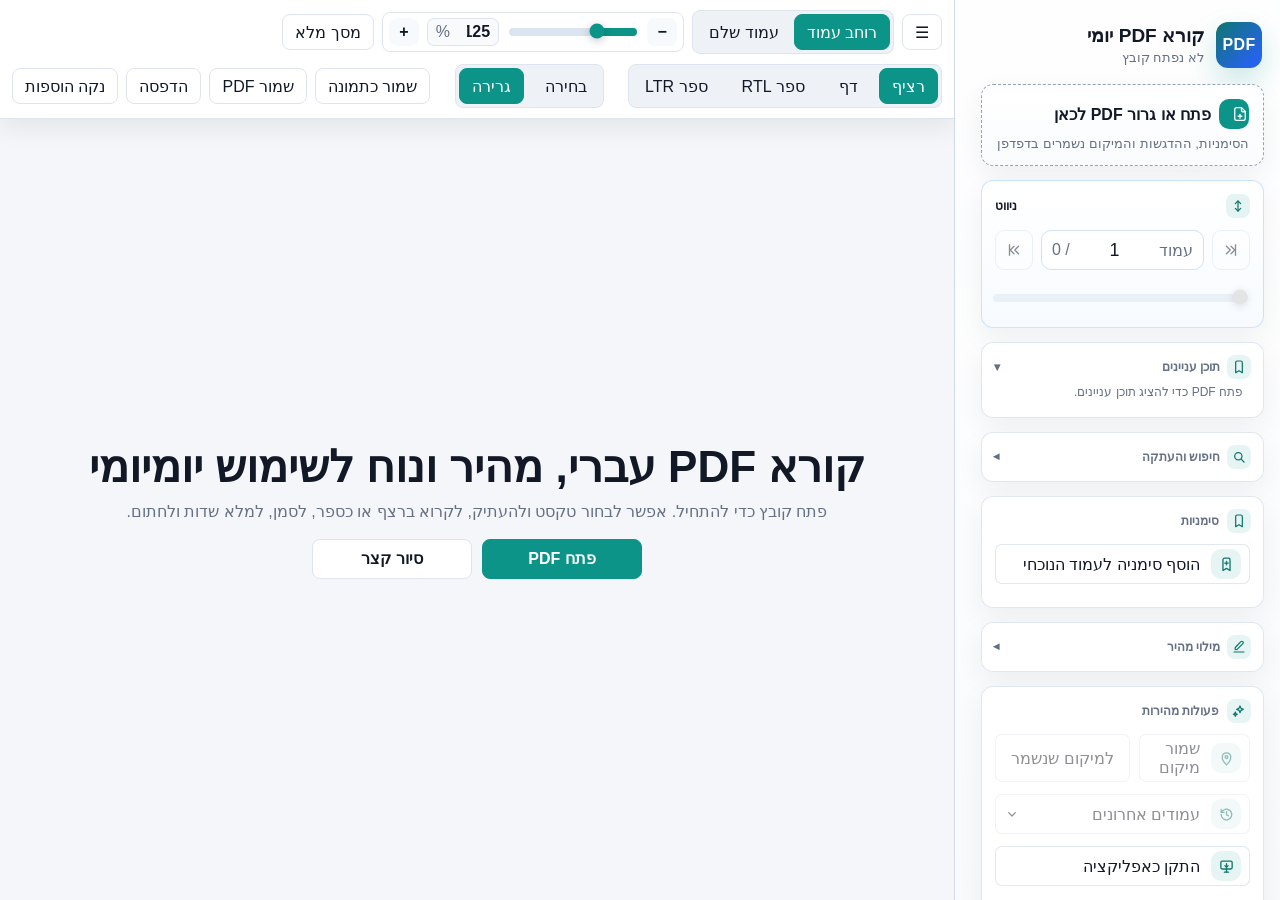
<file: index.html>
<!doctype html>
<html lang="he" dir="rtl">
<head>
  <meta charset="utf-8">
  <meta name="viewport" content="width=device-width, initial-scale=1">
  <meta name="theme-color" content="#111827">
  <title>קורא PDF יומי</title>
  <link rel="manifest" href="manifest.webmanifest">
  <link rel="icon" href="icons/icon.svg" type="image/svg+xml">
  <link rel="stylesheet" href="styles.css">
  <script src="vendor/pdf-lib.min.js"></script>
  <script src="vendor/html2canvas.min.js"></script>
  <script src="web-app-config.js"></script>
  <script src="app.js" type="module"></script>
</head>
<body>
  <svg class="icon-sprite" aria-hidden="true" focusable="false">
    <symbol id="icon-file-plus" viewBox="0 0 24 24">
      <path d="M14 3.5H7.5A2.5 2.5 0 0 0 5 6v12a2.5 2.5 0 0 0 2.5 2.5h9A2.5 2.5 0 0 0 19 18V8.5L14 3.5Z"/>
      <path d="M14 3.5v4A1.5 1.5 0 0 0 15.5 9H19"/>
      <path d="M12 12.5v5M9.5 15h5"/>
    </symbol>
    <symbol id="icon-navigation" viewBox="0 0 24 24">
      <path d="M12 4.5v15"/>
      <path d="m8 8.5 4-4 4 4"/>
      <path d="m8 15.5 4 4 4-4"/>
    </symbol>
    <symbol id="icon-search" viewBox="0 0 24 24">
      <circle cx="11" cy="11" r="5.5"/>
      <path d="m15.5 15.5 4 4"/>
    </symbol>
    <symbol id="icon-bookmark" viewBox="0 0 24 24">
      <path d="M7 5.5A2.5 2.5 0 0 1 9.5 3h5A2.5 2.5 0 0 1 17 5.5v15l-5-3-5 3v-15Z"/>
    </symbol>
    <symbol id="icon-bookmark-plus" viewBox="0 0 24 24">
      <path d="M7 5.5A2.5 2.5 0 0 1 9.5 3h5A2.5 2.5 0 0 1 17 5.5v15l-5-3-5 3v-15Z"/>
      <path d="M12 7.5v5M9.5 10h5"/>
    </symbol>
    <symbol id="icon-pen-line" viewBox="0 0 24 24">
      <path d="M4.5 19.5h15"/>
      <path d="m7 16 2.2-.45L17.8 7a2.1 2.1 0 0 0-3-3L6.45 12.8 6 15l1 1Z"/>
    </symbol>
    <symbol id="icon-sparkles" viewBox="0 0 24 24">
      <path d="M13.5 4.5 15 8l3.5 1.5L15 11l-1.5 3.5L12 11 8.5 9.5 12 8l1.5-3.5Z"/>
      <path d="M6.5 13.5 7.4 16l2.1.9-2.1.9-.9 2.2-.9-2.2-2.1-.9 2.1-.9.9-2.5Z"/>
    </symbol>
    <symbol id="icon-map-pin" viewBox="0 0 24 24">
      <path d="M12 21s6-5.2 6-11a6 6 0 1 0-12 0c0 5.8 6 11 6 11Z"/>
      <circle cx="12" cy="10" r="2"/>
    </symbol>
    <symbol id="icon-history" viewBox="0 0 24 24">
      <path d="M4.5 12a7.5 7.5 0 1 0 2.2-5.3L4.5 8.9"/>
      <path d="M4.5 4.8v4.1h4.1"/>
      <path d="M12 8v4.2l2.7 1.6"/>
    </symbol>
    <symbol id="icon-monitor-down" viewBox="0 0 24 24">
      <rect x="4" y="4.5" width="16" height="11" rx="2"/>
      <path d="M12 8v5"/>
      <path d="m9.7 10.8 2.3 2.3 2.3-2.3"/>
      <path d="M9 20h6"/>
      <path d="M12 15.5V20"/>
    </symbol>
    <symbol id="icon-chevron-up" viewBox="0 0 24 24">
      <path d="m7 14 5-5 5 5"/>
    </symbol>
    <symbol id="icon-chevron-down" viewBox="0 0 24 24">
      <path d="m7 10 5 5 5-5"/>
    </symbol>
    <symbol id="icon-page-first" viewBox="0 0 24 24">
      <path d="M18 5v14"/>
      <path d="m6 7 5 5-5 5"/>
      <path d="m12 7 5 5-5 5"/>
    </symbol>
    <symbol id="icon-page-last" viewBox="0 0 24 24">
      <path d="M6 5v14"/>
      <path d="m18 7-5 5 5 5"/>
      <path d="m12 7-5 5 5 5"/>
    </symbol>
  </svg>
  <div class="app-shell">
    <aside class="sidebar" id="sidebar">
      <button class="mobile-sidebar-close" id="closeSidebar" type="button" aria-label="סגור סרגל צד" title="סגור">
        <span aria-hidden="true">×</span>
        <strong>סגור חלון צד</strong>
      </button>
      <nav class="mobile-side-rail" aria-label="פעולות צד מהירות">
        <label class="rail-action" for="fileInput" title="פתח PDF">
          <span class="rail-icon"><svg><use href="#icon-file-plus"></use></svg></span>
          <span>פתח</span>
        </label>
        <button class="rail-action" type="button" data-mobile-panel=".nav-panel" title="ניווט">
          <span class="rail-icon"><svg><use href="#icon-navigation"></use></svg></span>
          <span>ניווט</span>
        </button>
        <button class="rail-action" type="button" data-mobile-panel=".outline-panel" title="תוכן עניינים">
          <span class="rail-icon"><svg><use href="#icon-bookmark"></use></svg></span>
          <span>תוכן</span>
        </button>
        <button class="rail-action" type="button" data-mobile-panel=".search-panel" title="חיפוש">
          <span class="rail-icon"><svg><use href="#icon-search"></use></svg></span>
          <span>חיפוש</span>
        </button>
        <button class="rail-action" type="button" data-mobile-panel=".bookmark-panel" title="סימניות">
          <span class="rail-icon"><svg><use href="#icon-bookmark-plus"></use></svg></span>
          <span>סימניות</span>
        </button>
        <button class="rail-action" type="button" data-mobile-panel=".autofill-panel" title="מילוי מהיר">
          <span class="rail-icon"><svg><use href="#icon-pen-line"></use></svg></span>
          <span>מילוי</span>
        </button>
        <button class="rail-action" type="button" data-mobile-panel=".quick-actions-panel" title="פעולות מהירות">
          <span class="rail-icon"><svg><use href="#icon-sparkles"></use></svg></span>
          <span>פעולות</span>
        </button>
      </nav>
      <div class="brand">
        <div class="brand-mark">PDF</div>
        <div>
          <h1>קורא PDF יומי</h1>
          <p id="fileName">לא נפתח קובץ</p>
        </div>
      </div>

      <label class="open-drop" for="fileInput" id="dropZone">
        <span><span class="drop-icon"><svg><use href="#icon-file-plus"></use></svg></span> פתח או גרור PDF לכאן</span>
        <small>הסימניות, ההדגשות והמיקום נשמרים בדפדפן</small>
      </label>
      <input id="fileInput" type="file" accept="application/pdf,.pdf">

      <section class="panel nav-panel">
        <div class="panel-title"><span class="panel-icon"><svg><use href="#icon-navigation"></use></svg></span> ניווט</div>
        <div class="jump-row">
          <button class="nav-arrow" id="firstPage" title="עמוד ראשון" aria-label="עמוד ראשון"><svg><use href="#icon-page-first"></use></svg></button>
          <label class="page-pill">
            <span>עמוד</span>
            <input id="pageInput" inputmode="numeric" aria-label="מספר עמוד" value="1">
            <span id="pageTotal">/ 0</span>
          </label>
          <button class="nav-arrow" id="lastPage" title="עמוד אחרון" aria-label="עמוד אחרון"><svg><use href="#icon-page-last"></use></svg></button>
        </div>
        <div class="page-slider-row">
          <input id="pageSlider" class="page-slider" type="range" min="1" max="1" value="1" step="1" aria-label="דפדוף מהיר בין עמודים">
        </div>
      </section>

      <details class="panel outline-panel" open>
        <summary class="panel-title">
          <span><span class="panel-icon"><svg><use href="#icon-bookmark"></use></svg></span> תוכן עניינים</span>
          <span class="panel-caret">▾</span>
        </summary>
        <div class="outline-list" id="outlineList">
          <div class="outline-empty">פתח PDF כדי להציג תוכן עניינים.</div>
        </div>
      </details>

      <details class="panel search-panel">
        <summary class="panel-title">
          <span><span class="panel-icon"><svg><use href="#icon-search"></use></svg></span> חיפוש והעתקה</span>
          <span class="panel-caret">▾</span>
        </summary>
        <div class="search-body">
          <div class="search-row">
            <input id="searchInput" placeholder="חיפוש טקסט">
            <button class="icon-btn small" id="searchBtn" title="חפש" aria-label="חפש"><svg><use href="#icon-search"></use></svg></button>
          </div>
          <div class="search-options">
            <label><input id="searchCase" type="checkbox"> Aa</label>
            <label><input id="searchWhole" type="checkbox"> מילה שלמה</label>
          </div>
          <div class="result-row">
            <button class="icon-btn small" id="prevResult" title="תוצאה קודמת" aria-label="תוצאה קודמת"><svg><use href="#icon-chevron-up"></use></svg></button>
            <span id="searchCount">0/0</span>
            <button class="icon-btn small" id="nextResult" title="תוצאה הבאה" aria-label="תוצאה הבאה"><svg><use href="#icon-chevron-down"></use></svg></button>
          </div>
        </div>
      </details>

      <section class="panel bookmark-panel">
        <div class="panel-title"><span class="panel-icon"><svg><use href="#icon-bookmark"></use></svg></span> סימניות</div>
        <button class="side-action" id="addBookmark">
          <span class="action-icon"><svg><use href="#icon-bookmark-plus"></use></svg></span>
          <span>הוסף סימניה לעמוד הנוכחי</span>
        </button>
        <div class="bookmark-list" id="bookmarkList"></div>
      </section>

      <details class="panel autofill-panel">
        <summary class="panel-title">
          <span><span class="panel-icon"><svg><use href="#icon-pen-line"></use></svg></span> מילוי מהיר</span>
          <span class="panel-caret">▾</span>
        </summary>
        <div class="autofill-body">
          <div class="autofill-grid">
            <input id="profileName" placeholder="שם מלא" autocomplete="name">
            <input id="profileAddress" placeholder="כתובת" autocomplete="street-address">
            <input id="profileEmail" placeholder="מייל" autocomplete="email">
            <input id="profilePhone" placeholder="טלפון" autocomplete="tel">
          </div>
          <div class="quick-fill-grid">
            <button data-fill="name" title="הכנס שם">שם</button>
            <button data-fill="address" title="הכנס כתובת">כתובת</button>
            <button data-fill="email" title="הכנס מייל">מייל</button>
            <button data-fill="phone" title="הכנס טלפון">טלפון</button>
            <button data-fill="date" title="הכנס תאריך היום">תאריך</button>
            <button data-fill="check" title="הכנס סימון V">✓</button>
            <button data-fill="cross" title="הכנס סימון X">✕</button>
          </div>
        </div>
      </details>

      <section class="panel quick-actions-panel">
        <div class="panel-title"><span class="panel-icon"><svg><use href="#icon-sparkles"></use></svg></span> פעולות מהירות</div>
        <div class="side-split-action" id="pinPageAction">
          <button class="side-action split-main" id="savePosition" type="button">
            <span class="action-icon"><svg><use href="#icon-map-pin"></use></svg></span>
            <span>שמור מיקום</span>
          </button>
          <button class="side-action split-secondary" id="goPinnedPage" type="button">
            <span>למיקום שנשמר</span>
            <span class="saved-position-indicator" aria-hidden="true"></span>
          </button>
        </div>
        <div class="dropdown side-action-dropdown" id="recentPagesDropdown">
          <button class="side-action" id="recentPagesButton" type="button" aria-haspopup="menu" aria-expanded="false">
            <span class="action-icon"><svg><use href="#icon-history"></use></svg></span>
            <span class="recent-pages-label">עמודים אחרונים</span>
            <svg class="action-caret" aria-hidden="true"><use href="#icon-chevron-down"></use></svg>
          </button>
          <div class="dropdown-menu recent-pages-menu" id="recentPagesMenu" role="menu" hidden>
            <div class="recent-pages-empty">אין עדיין עמודים אחרונים</div>
          </div>
        </div>
        <button class="side-action" id="installHelp" aria-haspopup="dialog" aria-controls="helpDialog">
          <span class="action-icon"><svg><use href="#icon-monitor-down"></use></svg></span>
          <span>התקן כאפליקציה</span>
        </button>
        <button class="side-action tour-action" id="tourGuide" aria-haspopup="dialog" aria-controls="tourOverlay">
          <span class="action-icon"><svg><use href="#icon-sparkles"></use></svg></span>
          <span>סיור ויזואלי בתוכנה</span>
        </button>
      </section>
    </aside>

    <main class="workspace">
      <header class="toolbar">
        <div class="tool-group">
          <button id="toggleSidebar" title="הצג או הסתר את סרגל הצד" aria-label="הצג או הסתר סרגל צד">☰</button>
          <div class="segmented fit-segmented" aria-label="התאמת תצוגה">
            <button id="fitWidth" class="active" title="התאם את העמוד לרוחב החלון" aria-label="התאם לרוחב עמוד">רוחב עמוד</button>
            <button id="fitPage" title="הצג את כל העמוד במסך" aria-label="התאם לעמוד שלם">עמוד שלם</button>
          </div>
          <div class="zoom-control" aria-label="שליטת זום">
            <button id="zoomOut" class="zoom-step" title="הקטן תצוגה" aria-label="הקטן תצוגה">−</button>
            <input id="zoomSlider" class="zoom-slider" type="range" min="35" max="350" step="1" value="125" aria-label="זום">
            <label class="zoom-percent">
              <input id="zoomInput" type="number" min="35" max="350" step="1" value="125" inputmode="numeric" aria-label="אחוז זום">
              <span>%</span>
            </label>
            <output id="zoomLabel" class="visually-hidden">125%</output>
            <button id="zoomIn" class="zoom-step" title="הגדל תצוגה" aria-label="הגדל תצוגה">+</button>
          </div>
          <button id="fullscreenBtn" title="פתח במסך מלא" aria-label="פתח במסך מלא">מסך מלא</button>
        </div>

        <div class="tool-group segmented" aria-label="מצב קריאה">
          <button data-mode="continuous" class="active" title="גלילה רציפה בין עמודים" aria-label="מצב קריאה רציף">רציף</button>
          <button data-mode="single" title="הצג עמוד אחד בכל פעם" aria-label="מצב עמוד יחיד">דף</button>
          <button data-mode="book-rtl" title="תצוגת ספר מימין לשמאל" aria-label="מצב ספר מימין לשמאל">ספר RTL</button>
          <button data-mode="book-ltr" title="תצוגת ספר משמאל לימין" aria-label="מצב ספר משמאל לימין">ספר LTR</button>
        </div>

        <div class="tool-group segmented" aria-label="כלי עריכה">
          <button data-tool="select" title="בחר טקסט או סמן אזור" aria-label="כלי בחירה">בחירה</button>
          <button data-tool="pan" class="active" title="גרור את המסמך לתנועה" aria-label="כלי גרירה">גרירה</button>
        </div>

        <div class="tool-group">
          <div class="dropdown action-dropdown" id="screenshotDropdown">
            <button id="screenshotBtn" aria-haspopup="true" aria-expanded="false" title="פתח אפשרויות לשמירת עמוד, חלון התצוגה או קטע מסומן כתמונה" aria-label="שמור כתמונה: בחר אם לשמור עמוד מלא, חלון תצוגה או קטע מסומן">שמור כתמונה</button>
            <div class="dropdown-menu" id="screenshotMenu" role="menu" hidden>
              <button type="button" id="screenshotPageBtn" role="menuitem" title="שמור מיד את העמוד הנוכחי כולו כתמונה">שמור עמוד מלא</button>
              <button type="button" id="screenshotWindowBtn" role="menuitem" title="שמור רק את מה שנראה עכשיו בחלון הקריאה">שמור חלון</button>
              <button type="button" id="screenshotSelectAreaBtn" role="menuitem" title="סמן קטע במסמך ואז שמור אותו כתמונה">סמן קטע</button>
              <button type="button" id="copyScreenshotPageBtn" role="menuitem" title="העתק את העמוד הנוכחי כתמונה ללוח">העתק עמוד מלא ללוח</button>
              <button type="button" id="copyScreenshotWindowBtn" role="menuitem" title="העתק את מה שנראה עכשיו בחלון הקריאה ללוח">העתק חלון ללוח</button>
            </div>
          </div>
          <button id="downloadBtn" title="שמור עותק PDF חדש שכולל את ההוספות, ההדגשות, שדות הטקסט והחתימות" aria-label="שמור PDF עם ההוספות">שמור PDF</button>
          <div class="dropdown action-dropdown" id="printDropdown">
            <button id="printBtn" aria-haspopup="true" aria-expanded="false" title="פתח אפשרויות הדפסה" aria-label="אפשרויות הדפסה">הדפסה</button>
            <div class="dropdown-menu" id="printMenu" role="menu" hidden>
              <button type="button" id="quickPrintBtn" role="menuitem" title="הדפס מיד את העמוד הנוכחי">⚡ הדפס עמוד נוכחי</button>
              <button type="button" id="printSelectAreaBtn" role="menuitem" title="בחר אזור במסמך להדפסה">סמן קטע להדפסה</button>
              <button type="button" id="printOptionsBtn" role="menuitem" title="פתח הגדרות הדפסה מלאות">אפשרויות הדפסה…</button>
            </div>
          </div>
          <button id="clearAnnotationsBtn" title="מחק את כל ההוספות מהמסמך" aria-label="נקה הוספות">נקה הוספות</button>
        </div>
      </header>

      <div class="reader" id="reader">
        <div class="empty-state" id="emptyState">
          <strong>קורא PDF עברי, מהיר ונוח לשימוש יומיומי</strong>
          <span>פתח קובץ כדי להתחיל. אפשר לבחור טקסט ולהעתיק, לקרוא ברצף או כספר, לסמן, למלא שדות ולחתום.</span>
          <div class="empty-actions">
            <label class="empty-action primary" for="fileInput">פתח PDF</label>
            <button type="button" class="empty-action" id="emptyTourGuide">סיור קצר</button>
          </div>
        </div>
        <div class="pages" id="pages"></div>
      </div>
    </main>
  </div>

  <div class="selection-action-menu" id="selectionActionMenu" hidden>
    <button type="button" id="copySelectionShot">העתק</button>
    <button type="button" id="highlightSelection">הדגשה</button>
    <button type="button" id="printSelectionStickers">העבר להדפסה</button>
    <button type="button" id="saveSelectionShot">שמור כתמונה</button>
  </div>

  <div class="insert-action-menu" id="insertActionMenu" hidden>
    <div class="insert-action-title">אפשרויות בחירה</div>
    <button type="button" data-insert-action="select-area">בחר איזור</button>
    <button type="button" data-insert-action="select-text">בחר טקסט</button>
    <div class="insert-action-separator" aria-hidden="true"></div>
    <div class="insert-action-title">הוסף באיזור זה</div>
    <button type="button" data-insert-action="text">טקסט</button>
    <button type="button" data-insert-action="note">הערה</button>
    <button type="button" data-insert-action="signature">חתימה</button>
    <button type="button" data-insert-action="highlight">הדגשה</button>
  </div>

  <dialog id="printDialog" class="print-dialog" role="dialog" aria-modal="true" aria-labelledby="printDialogTitle">
    <button class="dialog-close" id="closePrint" aria-label="סגור חלון הדפסה">×</button>
    <div class="print-dialog-heading">
      <span class="print-dialog-icon">⎙</span>
      <div>
        <h2 id="printDialogTitle">הדפסה חכמה</h2>
        <p>בוחרים מה להדפיס ואיך לסדר אותו על הדף.</p>
      </div>
    </div>

    <div class="print-mode-tabs" role="tablist" aria-label="סוג הדפסה">
      <button type="button" class="active" data-print-mode="document">עמודים מהמסמך</button>
      <button type="button" data-print-mode="stickers">עותקים בדף אחד</button>
    </div>

    <form id="printForm">
      <section class="print-options" data-print-panel="document">
        <fieldset>
          <legend>מה להדפיס?</legend>
          <label><input type="radio" name="printScope" value="current" checked> העמוד הנוכחי <strong id="printCurrentPage">1</strong></label>
          <label id="printSelectionScope"><input type="radio" name="printScope" value="selection"> הקטע המסומן</label>
          <label><input type="radio" name="printScope" value="all"> כל המסמך</label>
          <label class="print-range-option"><input type="radio" name="printScope" value="range"> טווח
            <input id="printRange" type="text" inputmode="numeric" placeholder="למשל 1-4, 7, 10-12" aria-label="טווח עמודים">
          </label>
        </fieldset>
        <label class="print-select-label">עמודים בכל גיליון
          <select id="pagesPerSheet">
            <option value="1">עמוד אחד</option>
            <option value="2">2 עמודים</option>
            <option value="4">4 עמודים</option>
            <option value="6">6 עמודים</option>
            <option value="9">9 עמודים</option>
            <option value="16">16 עמודים</option>
          </select>
        </label>
      </section>

      <section class="print-options" data-print-panel="stickers" hidden>
        <fieldset>
          <legend>מה לשכפל?</legend>
          <label><input type="radio" name="stickerSource" value="page" checked> העמוד הנוכחי</label>
          <label><input type="radio" name="stickerSource" value="window"> החלון הנראה כרגע</label>
          <label id="stickerSelectionOption"><input type="radio" name="stickerSource" value="selection"> הקטע הנבחר</label>
        </fieldset>
        <label class="print-select-label">כמה עותקים בדף?
          <select id="stickerCopies">
            <option value="2">2</option><option value="4">4</option><option value="6" selected>6</option>
            <option value="8">8</option><option value="12">12</option><option value="16">16</option><option value="24">24</option>
          </select>
        </label>
      </section>

      <div class="print-common-options">
        <label>כיוון הדף
          <select id="printOrientation"><option value="portrait">לאורך</option><option value="landscape">לרוחב</option></select>
        </label>
        <label class="print-check"><input id="printAnnotations" type="checkbox"> כלול הוספות משתמש</label>
        <label class="print-check"><input id="printCutGuides" type="checkbox"> קווי חיתוך</label>
      </div>
      <div class="print-summary" id="printSummary">עמוד 1 · גיליון אחד</div>
      <div class="print-dialog-actions">
        <button type="button" id="cancelPrint">ביטול</button>
        <button type="submit" class="primary-print" id="startPrint">הדפס עכשיו</button>
      </div>
    </form>
  </dialog>

  <dialog id="helpDialog" role="dialog" aria-modal="true" aria-labelledby="helpDialogTitle">
    <button class="dialog-close" id="closeHelp" aria-label="סגור חלון עזרה">×</button>
    <h2 id="helpDialogTitle">התקן כאפליקציה</h2>
    <p id="installSupportStatus" class="install-support-status"></p>
    <p>אפשר להתקין את הקורא כמו אפליקציה רגילה: חלון נקי, אייקון במחשב, ופתיחה מהירה בלי לחפש את האתר.</p>
    <p>אחרי ההתקנה אפשר לבחור את האפליקציה כקורא ברירת המחדל לקבצי PDF מתוך Windows.</p>
    <section class="install-guide" aria-label="שלבי התקנה וברירת מחדל">
      <h3>איך עושים את זה</h3>
      <ol>
        <li>לוחצים על <strong>התקן כאפליקציה</strong>. אם לא נפתח חלון התקנה, פותחים את תפריט Chrome/Edge ובוחרים <strong>התקן אפליקציה</strong>.</li>
        <li>לאחר ההתקנה פותחים קובץ PDF עם <strong>פתח באמצעות</strong> ובוחרים את האפליקציה.</li>
        <li>כדי להפוך אותה לברירת מחדל מסמנים <strong>השתמש תמיד</strong>, או נכנסים להגדרות Windows ובוחרים אותה עבור קבצי PDF.</li>
      </ol>
      <p class="install-note">אם האפליקציה לא מופיעה ברשימה, פתח אותה פעם אחת אחרי ההתקנה ונסה שוב.</p>
    </section>
  </dialog>

  <div id="tourOverlay" class="visual-tour" role="dialog" aria-modal="true" aria-labelledby="tourTitle" hidden>
    <div class="tour-spotlight" id="tourSpotlight" aria-hidden="true"></div>
    <section class="tour-card" id="tourCard">
      <button class="dialog-close" id="closeTour" aria-label="סגור סיור">×</button>
      <div class="tour-kicker" id="tourProgress">1/7</div>
      <h2 id="tourTitle">סיור ויזואלי בתוכנה</h2>
      <p id="tourText">נראה רגע איפה הדברים החשובים נמצאים, ואז אפשר להתחיל לעבוד בלי לחפש.</p>
      <div class="tour-card-actions">
        <button type="button" id="tourPrev">הקודם</button>
        <button type="button" class="primary-tour" id="tourNext">הבא</button>
      </div>
    </section>
  </div>
  <div id="statusMessage" class="status-message" aria-live="polite" aria-atomic="true"></div>
</body>
</html>
</file>
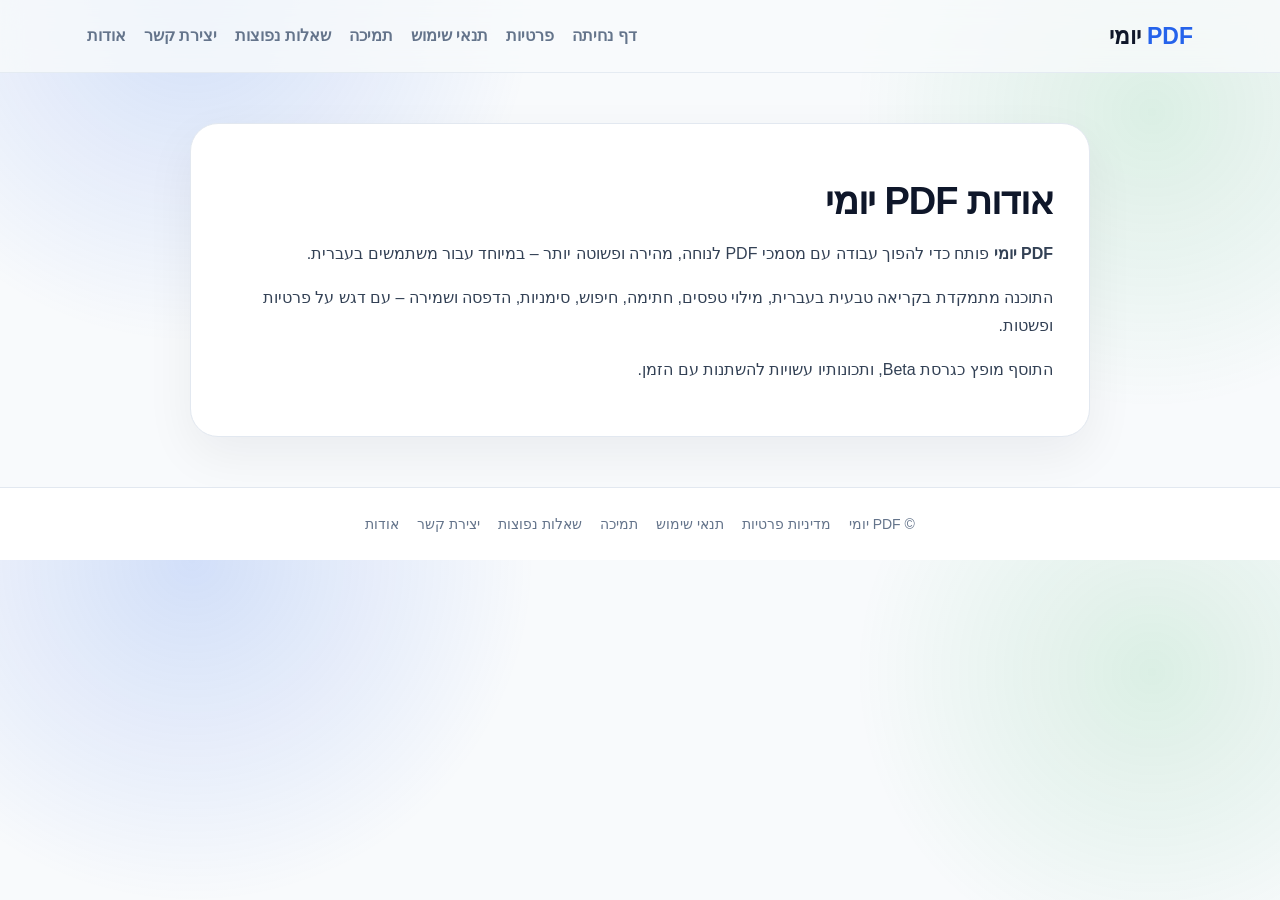
<file: legal/about.html>
<!DOCTYPE html>
<html lang="he" dir="rtl">
<head>
  <meta charset="UTF-8" />
  <meta name="viewport" content="width=device-width, initial-scale=1.0" />
  <title>אודות – PDF יומי</title>
  <link rel="stylesheet" href="assets/style.css" />
</head>
<body>
  <header class="topbar">
    <div class="wrap nav">
      <a class="brand" href="landing.html"><span>PDF</span> יומי</a>
      <nav>
        <a href="landing.html">דף נחיתה</a>
        <a href="privacy.html">פרטיות</a>
        <a href="terms.html">תנאי שימוש</a>
        <a href="support.html">תמיכה</a>
        <a href="faq.html">שאלות נפוצות</a>
        <a href="contact.html">יצירת קשר</a>
        <a href="about.html">אודות</a>
      </nav>
    </div>
  </header>
  <main class="page">
    <h1>אודות PDF יומי</h1>
    <p><strong>PDF יומי</strong> פותח כדי להפוך עבודה עם מסמכי PDF לנוחה, מהירה ופשוטה יותר – במיוחד עבור משתמשים בעברית.</p>
    <p>התוכנה מתמקדת בקריאה טבעית בעברית, מילוי טפסים, חתימה, חיפוש, סימניות, הדפסה ושמירה – עם דגש על פרטיות ופשטות.</p>
    <p>התוסף מופץ כגרסת Beta, ותכונותיו עשויות להשתנות עם הזמן.</p>
  </main>
  <footer>
    <div class="wrap footer-links">
      <span>© PDF יומי</span>
      <a href="privacy.html">מדיניות פרטיות</a>
      <a href="terms.html">תנאי שימוש</a>
      <a href="support.html">תמיכה</a>
      <a href="faq.html">שאלות נפוצות</a>
      <a href="contact.html">יצירת קשר</a>
      <a href="about.html">אודות</a>
    </div>
  </footer>
</body>
</html>
</file>
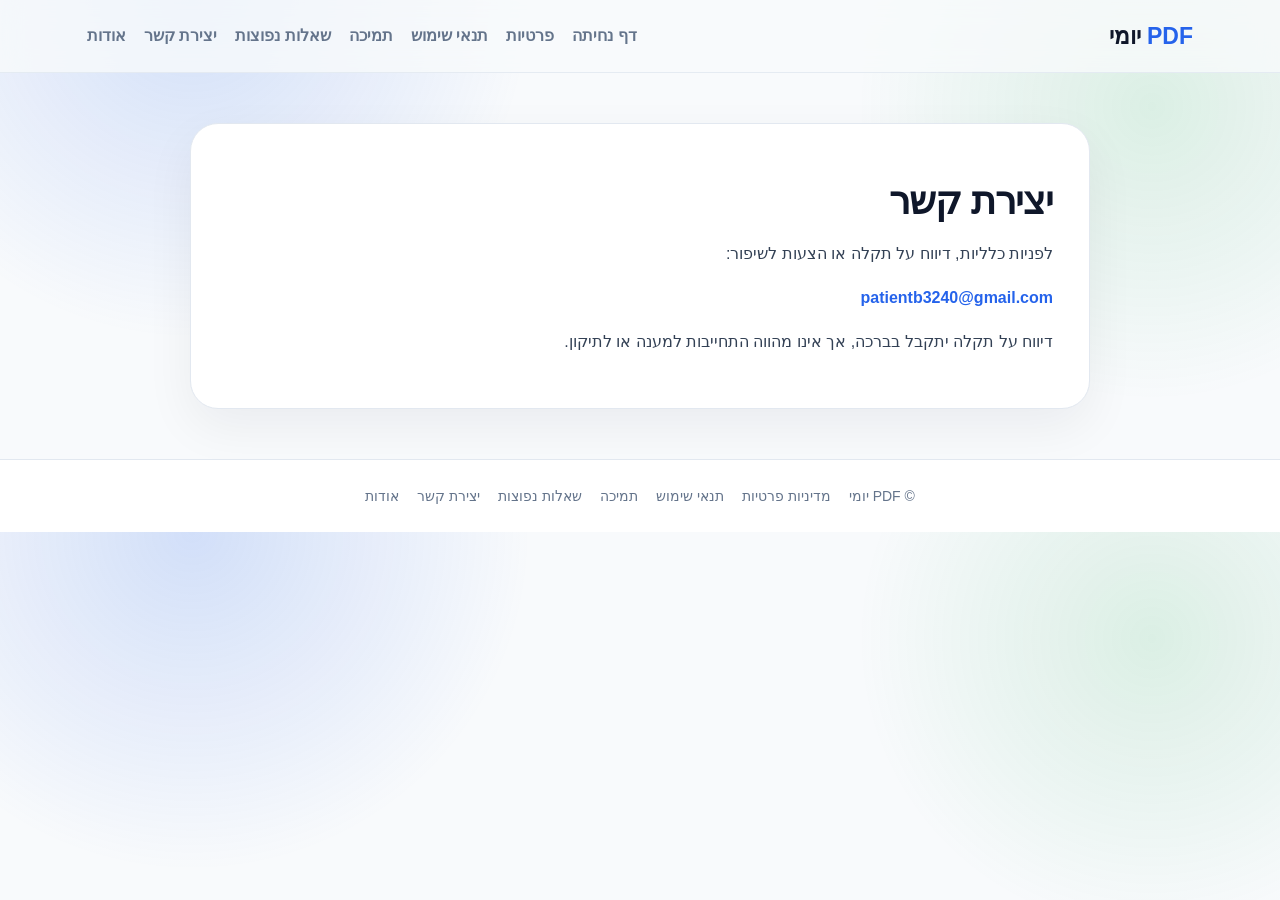
<file: legal/contact.html>
<!DOCTYPE html>
<html lang="he" dir="rtl">
<head>
  <meta charset="UTF-8" />
  <meta name="viewport" content="width=device-width, initial-scale=1.0" />
  <title>יצירת קשר – PDF יומי</title>
  <link rel="stylesheet" href="assets/style.css" />
</head>
<body>
  <header class="topbar">
    <div class="wrap nav">
      <a class="brand" href="landing.html"><span>PDF</span> יומי</a>
      <nav>
        <a href="landing.html">דף נחיתה</a>
        <a href="privacy.html">פרטיות</a>
        <a href="terms.html">תנאי שימוש</a>
        <a href="support.html">תמיכה</a>
        <a href="faq.html">שאלות נפוצות</a>
        <a href="contact.html">יצירת קשר</a>
        <a href="about.html">אודות</a>
      </nav>
    </div>
  </header>
  <main class="page">
    <h1>יצירת קשר</h1>
    <p>לפניות כלליות, דיווח על תקלה או הצעות לשיפור:</p>
    <p><a href="mailto:patientb3240@gmail.com">patientb3240@gmail.com</a></p>
    <p>דיווח על תקלה יתקבל בברכה, אך אינו מהווה התחייבות למענה או לתיקון.</p>
  </main>
  <footer>
    <div class="wrap footer-links">
      <span>© PDF יומי</span>
      <a href="privacy.html">מדיניות פרטיות</a>
      <a href="terms.html">תנאי שימוש</a>
      <a href="support.html">תמיכה</a>
      <a href="faq.html">שאלות נפוצות</a>
      <a href="contact.html">יצירת קשר</a>
      <a href="about.html">אודות</a>
    </div>
  </footer>
</body>
</html>
</file>
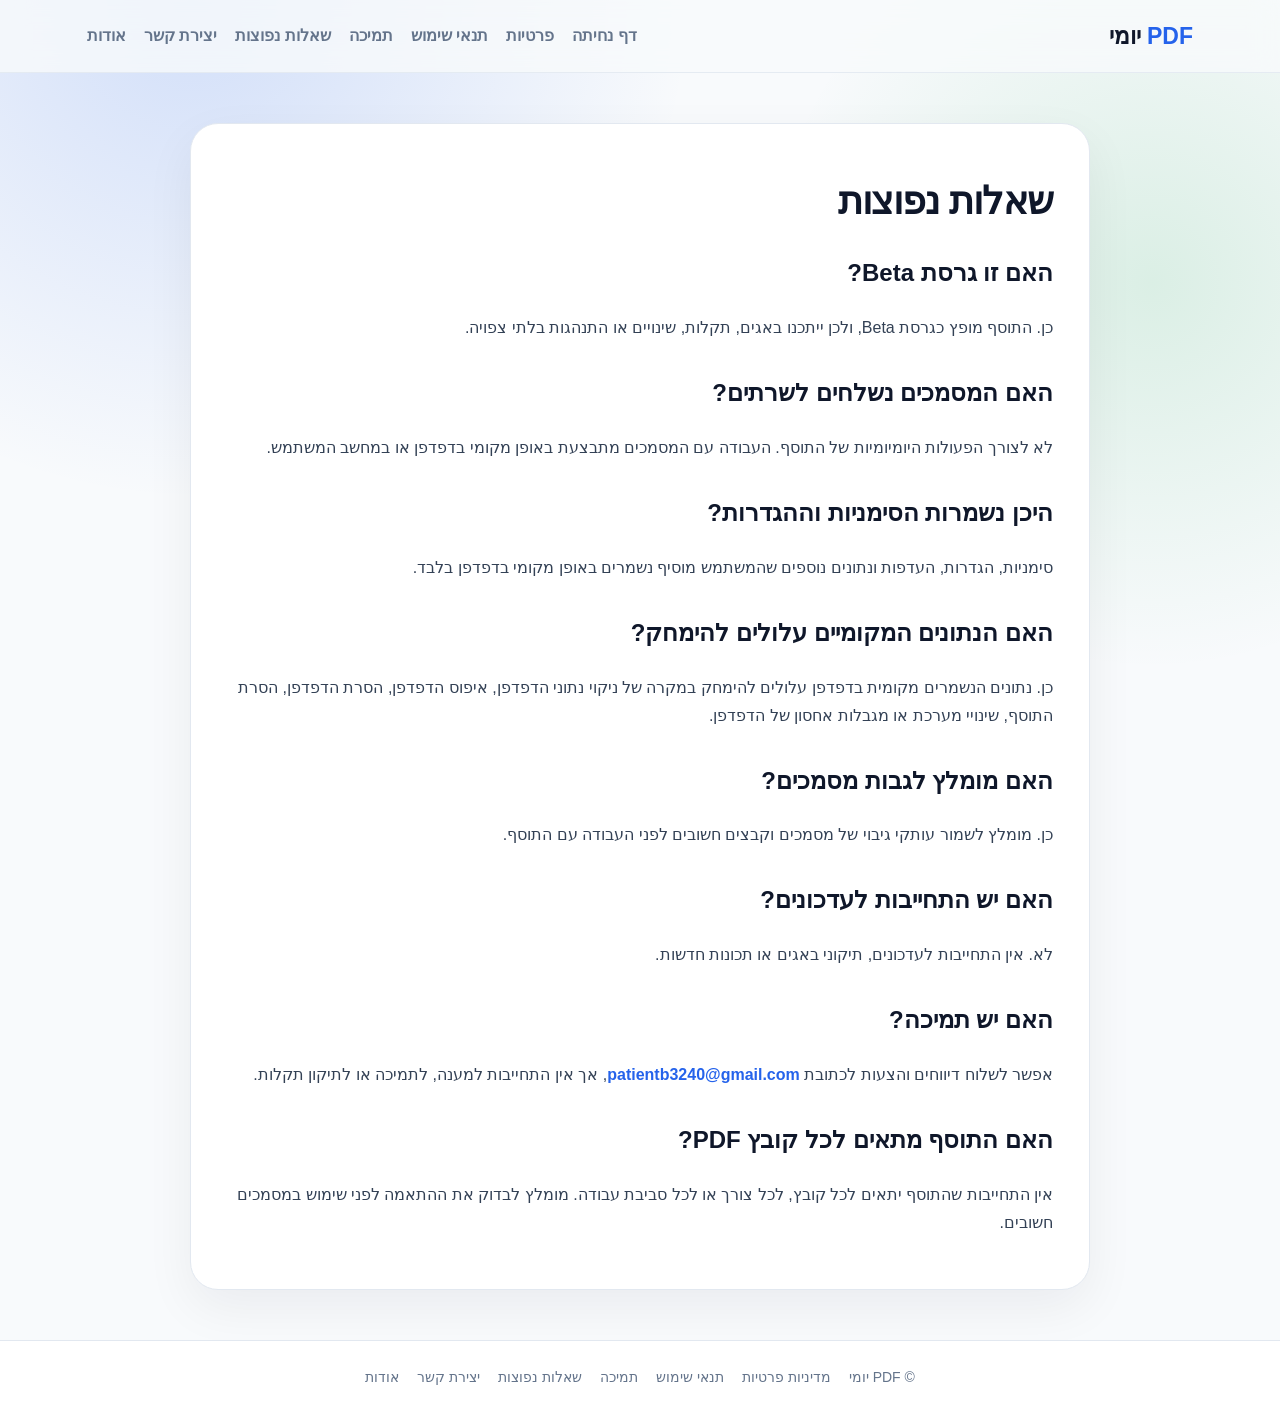
<file: legal/faq.html>
<!DOCTYPE html>
<html lang="he" dir="rtl">
<head>
  <meta charset="UTF-8" />
  <meta name="viewport" content="width=device-width, initial-scale=1.0" />
  <title>שאלות נפוצות – PDF יומי</title>
  <link rel="stylesheet" href="assets/style.css" />
</head>
<body>
  <header class="topbar">
    <div class="wrap nav">
      <a class="brand" href="landing.html"><span>PDF</span> יומי</a>
      <nav>
        <a href="landing.html">דף נחיתה</a>
        <a href="privacy.html">פרטיות</a>
        <a href="terms.html">תנאי שימוש</a>
        <a href="support.html">תמיכה</a>
        <a href="faq.html">שאלות נפוצות</a>
        <a href="contact.html">יצירת קשר</a>
        <a href="about.html">אודות</a>
      </nav>
    </div>
  </header>
  <main class="page">
    <h1>שאלות נפוצות</h1>

    <h2>האם זו גרסת Beta?</h2>
    <p>כן. התוסף מופץ כגרסת Beta, ולכן ייתכנו באגים, תקלות, שינויים או התנהגות בלתי צפויה.</p>

    <h2>האם המסמכים נשלחים לשרתים?</h2>
    <p>לא לצורך הפעולות היומיומיות של התוסף. העבודה עם המסמכים מתבצעת באופן מקומי בדפדפן או במחשב המשתמש.</p>

    <h2>היכן נשמרות הסימניות וההגדרות?</h2>
    <p>סימניות, הגדרות, העדפות ונתונים נוספים שהמשתמש מוסיף נשמרים באופן מקומי בדפדפן בלבד.</p>

    <h2>האם הנתונים המקומיים עלולים להימחק?</h2>
    <p>כן. נתונים הנשמרים מקומית בדפדפן עלולים להימחק במקרה של ניקוי נתוני הדפדפן, איפוס הדפדפן, הסרת הדפדפן, הסרת התוסף, שינויי מערכת או מגבלות אחסון של הדפדפן.</p>

    <h2>האם מומלץ לגבות מסמכים?</h2>
    <p>כן. מומלץ לשמור עותקי גיבוי של מסמכים וקבצים חשובים לפני העבודה עם התוסף.</p>

    <h2>האם יש התחייבות לעדכונים?</h2>
    <p>לא. אין התחייבות לעדכונים, תיקוני באגים או תכונות חדשות.</p>

    <h2>האם יש תמיכה?</h2>
    <p>אפשר לשלוח דיווחים והצעות לכתובת <a href="mailto:patientb3240@gmail.com">patientb3240@gmail.com</a>, אך אין התחייבות למענה, לתמיכה או לתיקון תקלות.</p>

    <h2>האם התוסף מתאים לכל קובץ PDF?</h2>
    <p>אין התחייבות שהתוסף יתאים לכל קובץ, לכל צורך או לכל סביבת עבודה. מומלץ לבדוק את ההתאמה לפני שימוש במסמכים חשובים.</p>
  </main>
  <footer>
    <div class="wrap footer-links">
      <span>© PDF יומי</span>
      <a href="privacy.html">מדיניות פרטיות</a>
      <a href="terms.html">תנאי שימוש</a>
      <a href="support.html">תמיכה</a>
      <a href="faq.html">שאלות נפוצות</a>
      <a href="contact.html">יצירת קשר</a>
      <a href="about.html">אודות</a>
    </div>
  </footer>
</body>
</html>
</file>
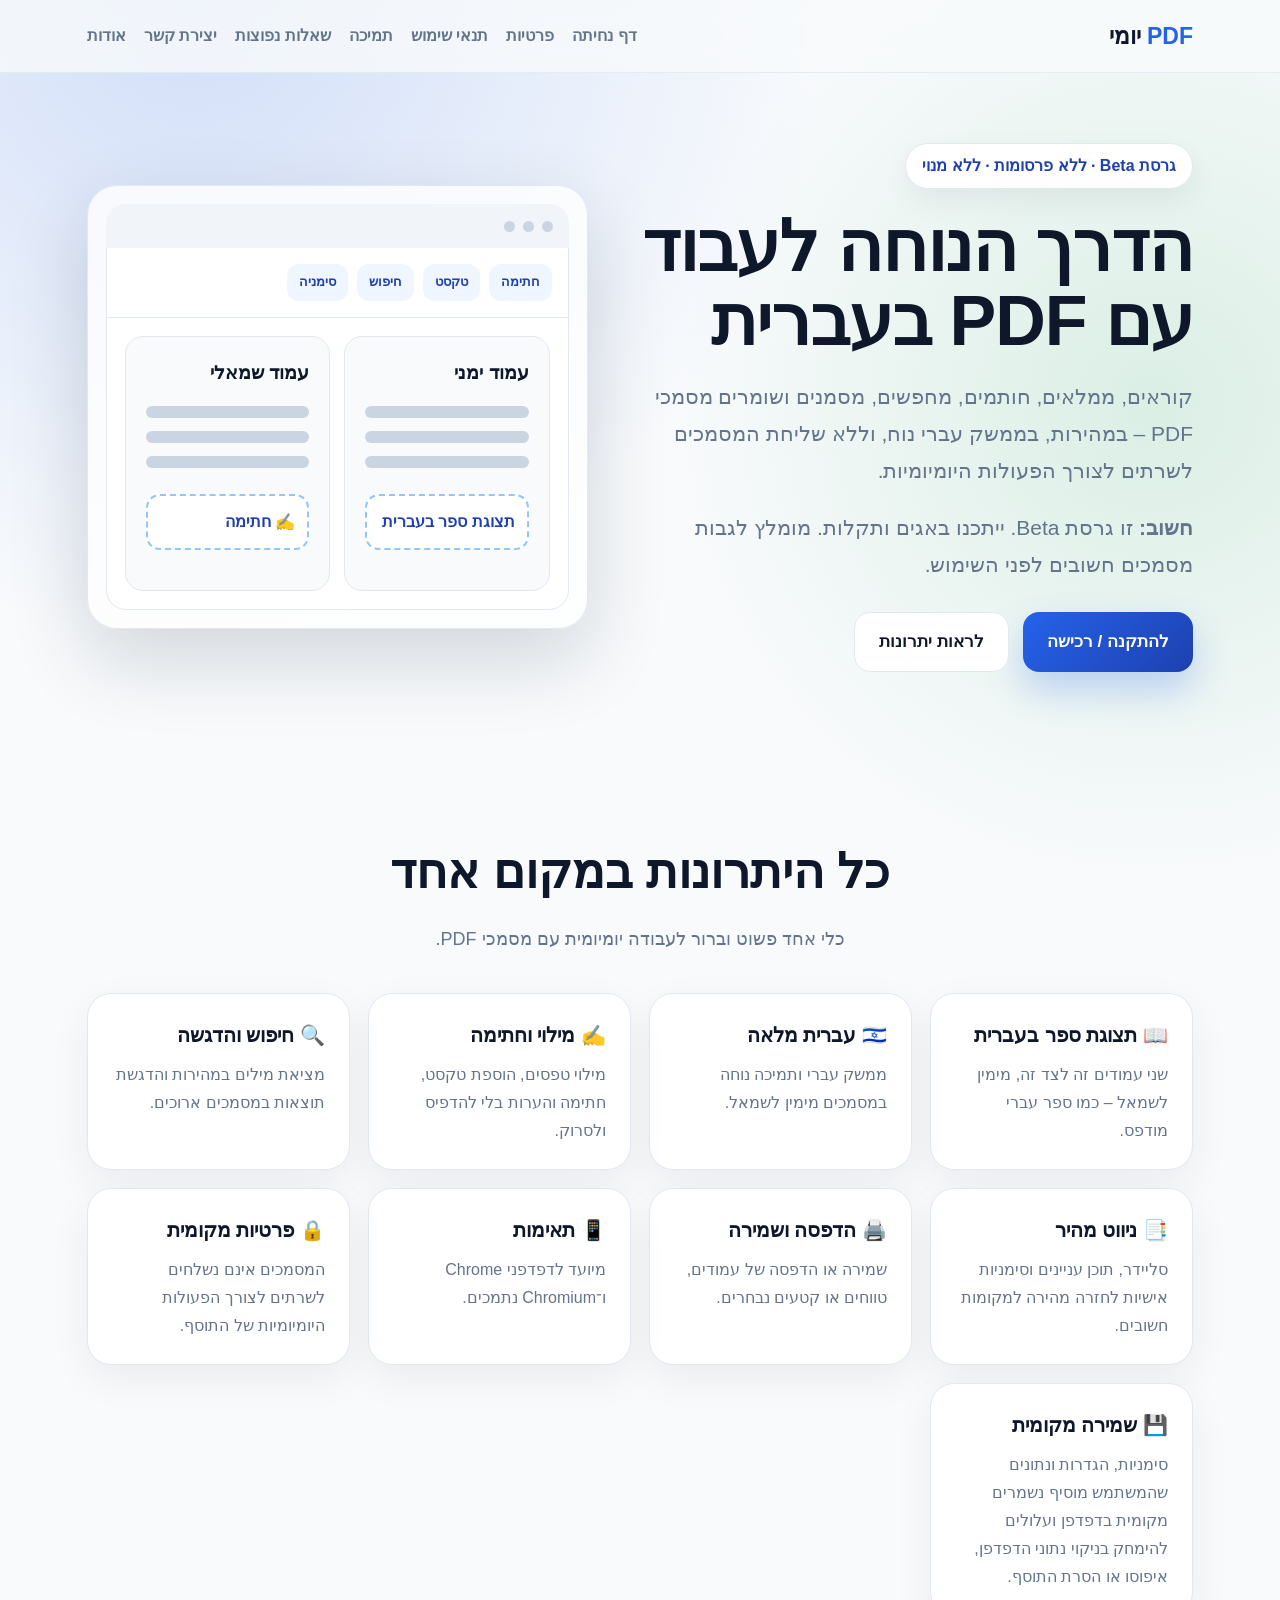
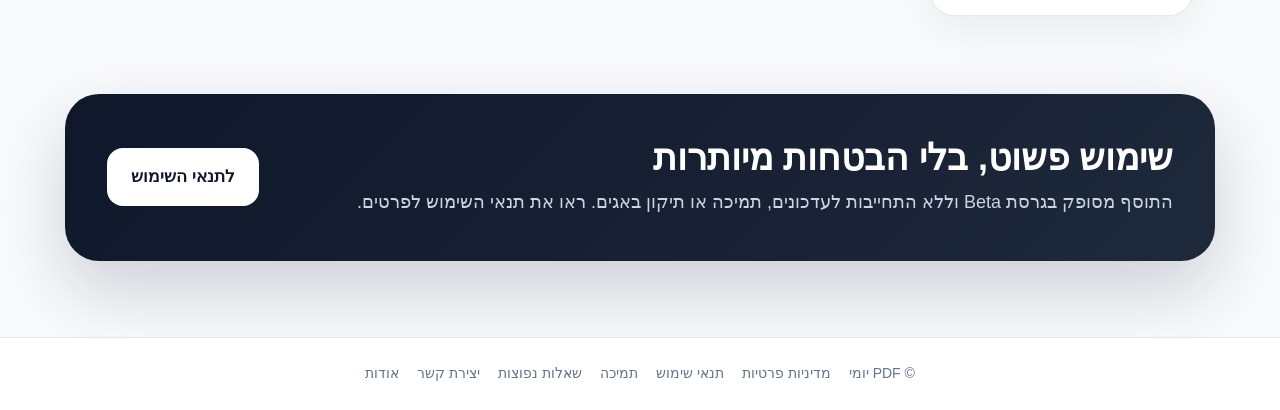
<file: legal/landing.html>
<!DOCTYPE html>
<html lang="he" dir="rtl">
<head>
  <meta charset="UTF-8" />
  <meta name="viewport" content="width=device-width, initial-scale=1.0" />
  <title>PDF יומי – עבודה חכמה עם מסמכי PDF</title>
  <link rel="stylesheet" href="assets/style.css" />
</head>
<body>
  <header class="topbar">
    <div class="wrap nav">
      <a class="brand" href="landing.html"><span>PDF</span> יומי</a>
      <nav>
        <a href="landing.html">דף נחיתה</a>
        <a href="privacy.html">פרטיות</a>
        <a href="terms.html">תנאי שימוש</a>
        <a href="support.html">תמיכה</a>
        <a href="faq.html">שאלות נפוצות</a>
        <a href="contact.html">יצירת קשר</a>
        <a href="about.html">אודות</a>
      </nav>
    </div>
  </header>
  <main>
    <section class="hero wrap">
      <div class="hero-text">
        <div class="badge">גרסת Beta · ללא פרסומות · ללא מנוי</div>
        <h1>הדרך הנוחה לעבוד עם PDF בעברית</h1>
        <p>קוראים, ממלאים, חותמים, מחפשים, מסמנים ושומרים מסמכי PDF – במהירות, בממשק עברי נוח, וללא שליחת המסמכים לשרתים לצורך הפעולות היומיומיות.</p>
        <p><strong>חשוב:</strong> זו גרסת Beta. ייתכנו באגים ותקלות. מומלץ לגבות מסמכים חשובים לפני השימוש.</p>
        <div class="actions">
          <a class="btn primary" href="#">להתקנה / רכישה</a>
          <a class="btn secondary" href="#features">לראות יתרונות</a>
        </div>
      </div>
      <div class="preview" aria-label="תצוגה לדוגמה של PDF יומי">
        <div class="window-bar"><i></i><i></i><i></i></div>
        <div class="toolbar"><span>חתימה</span><span>טקסט</span><span>חיפוש</span><span>סימניה</span></div>
        <div class="book">
          <article><h3>עמוד ימני</h3><p></p><p></p><p></p><div class="note">תצוגת ספר בעברית</div></article>
          <article><h3>עמוד שמאלי</h3><p></p><p></p><p></p><div class="sign">✍ חתימה</div></article>
        </div>
      </div>
    </section>

    <section id="features" class="section wrap">
      <div class="section-head">
        <h2>כל היתרונות במקום אחד</h2>
        <p>כלי אחד פשוט וברור לעבודה יומיומית עם מסמכי PDF.</p>
      </div>
      <div class="grid">
        <div class="card"><b>📖 תצוגת ספר בעברית</b><p>שני עמודים זה לצד זה, מימין לשמאל – כמו ספר עברי מודפס.</p></div>
        <div class="card"><b>🇮🇱 עברית מלאה</b><p>ממשק עברי ותמיכה נוחה במסמכים מימין לשמאל.</p></div>
        <div class="card"><b>✍️ מילוי וחתימה</b><p>מילוי טפסים, הוספת טקסט, חתימה והערות בלי להדפיס ולסרוק.</p></div>
        <div class="card"><b>🔍 חיפוש והדגשה</b><p>מציאת מילים במהירות והדגשת תוצאות במסמכים ארוכים.</p></div>
        <div class="card"><b>📑 ניווט מהיר</b><p>סליידר, תוכן עניינים וסימניות אישיות לחזרה מהירה למקומות חשובים.</p></div>
        <div class="card"><b>🖨️ הדפסה ושמירה</b><p>שמירה או הדפסה של עמודים, טווחים או קטעים נבחרים.</p></div>
        <div class="card"><b>📱 תאימות</b><p>מיועד לדפדפני Chrome ו־Chromium נתמכים.</p></div>
        <div class="card"><b>🔒 פרטיות מקומית</b><p>המסמכים אינם נשלחים לשרתים לצורך הפעולות היומיומיות של התוסף.</p></div>
        <div class="card"><b>💾 שמירה מקומית</b><p>סימניות, הגדרות ונתונים שהמשתמש מוסיף נשמרים מקומית בדפדפן ועלולים להימחק בניקוי נתוני הדפדפן, איפוסו או הסרת התוסף.</p></div>
      </div>
    </section>

    <section class="strip wrap">
      <div>
        <h2>שימוש פשוט, בלי הבטחות מיותרות</h2>
        <p>התוסף מסופק בגרסת Beta וללא התחייבות לעדכונים, תמיכה או תיקון באגים. ראו את תנאי השימוש לפרטים.</p>
      </div>
      <a class="btn light" href="terms.html">לתנאי השימוש</a>
    </section>
  </main>
  <footer>
    <div class="wrap footer-links">
      <span>© PDF יומי</span>
      <a href="privacy.html">מדיניות פרטיות</a>
      <a href="terms.html">תנאי שימוש</a>
      <a href="support.html">תמיכה</a>
      <a href="faq.html">שאלות נפוצות</a>
      <a href="contact.html">יצירת קשר</a>
      <a href="about.html">אודות</a>
    </div>
  </footer>
</body>
</html>
</file>
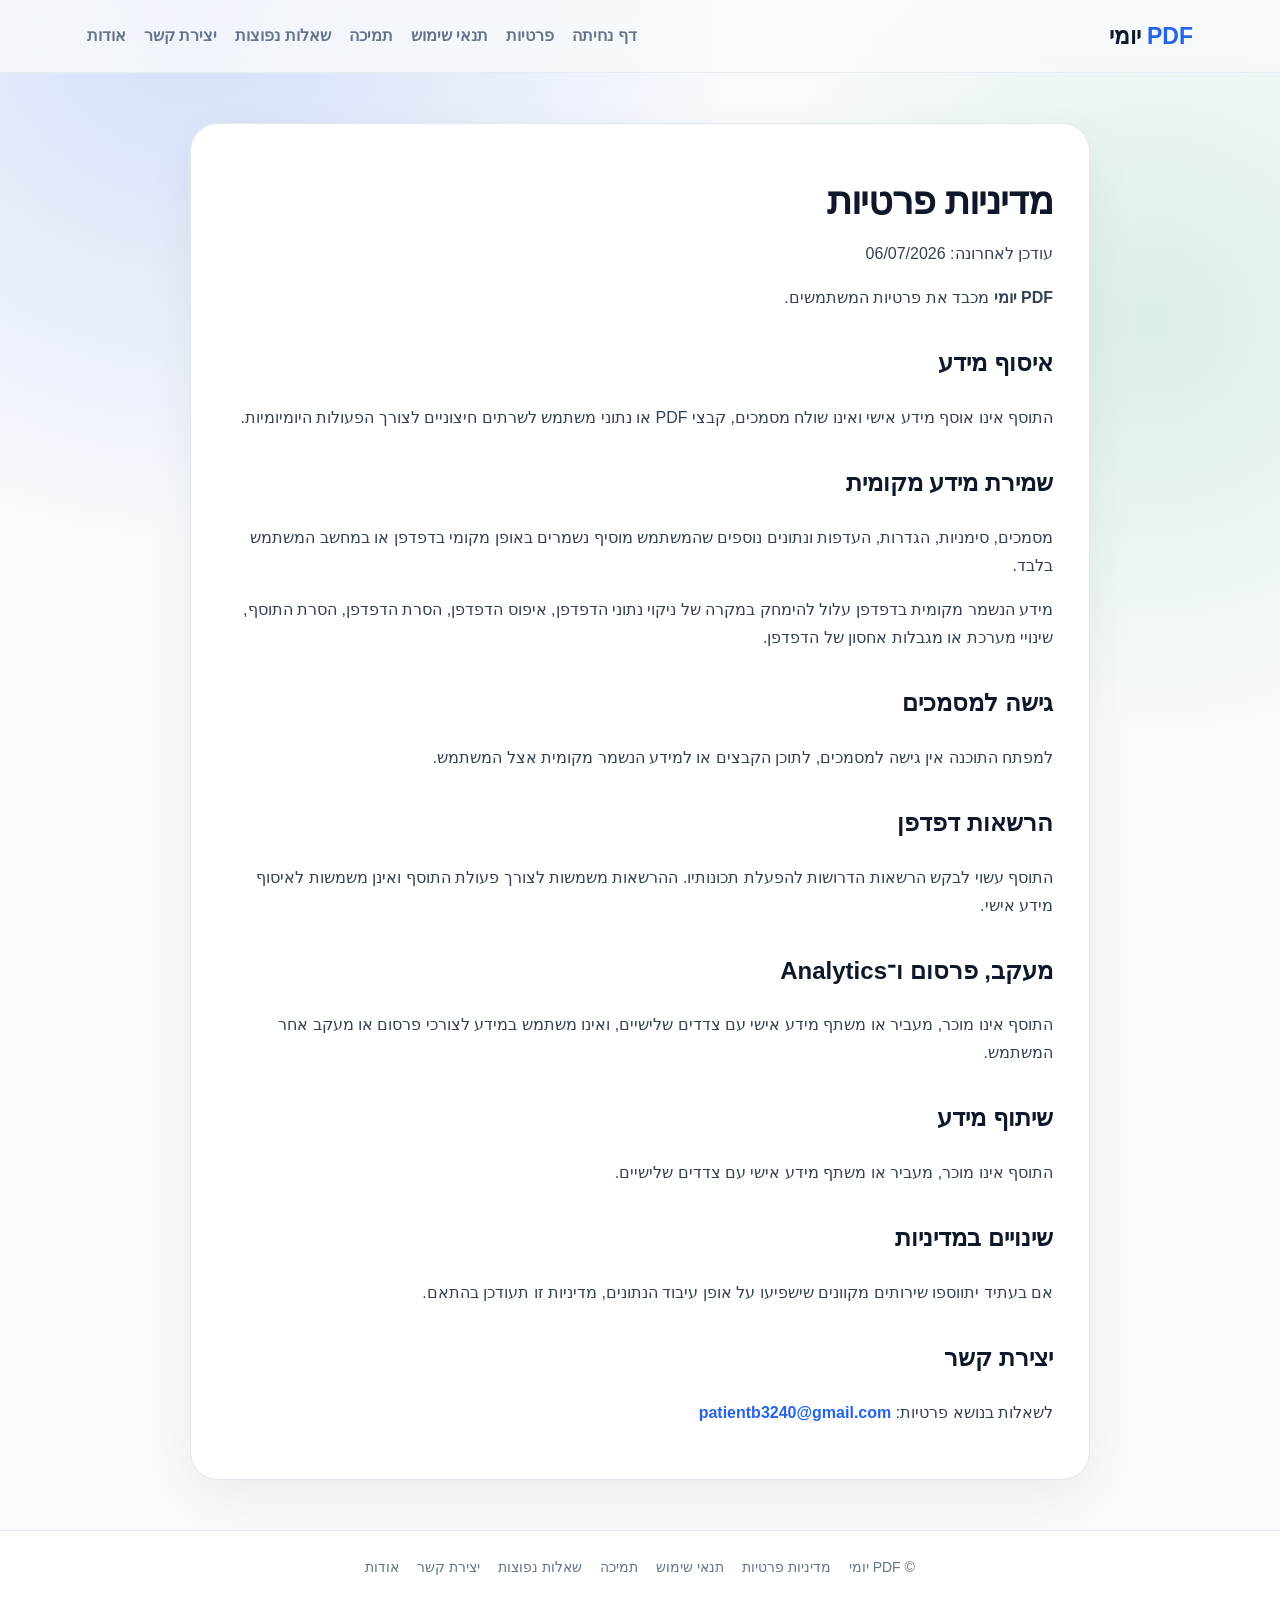
<file: legal/privacy.html>
<!DOCTYPE html>
<html lang="he" dir="rtl">
<head>
  <meta charset="UTF-8" />
  <meta name="viewport" content="width=device-width, initial-scale=1.0" />
  <title>מדיניות פרטיות – PDF יומי</title>
  <link rel="stylesheet" href="assets/style.css" />
</head>
<body>
  <header class="topbar">
    <div class="wrap nav">
      <a class="brand" href="landing.html"><span>PDF</span> יומי</a>
      <nav>
        <a href="landing.html">דף נחיתה</a>
        <a href="privacy.html">פרטיות</a>
        <a href="terms.html">תנאי שימוש</a>
        <a href="support.html">תמיכה</a>
        <a href="faq.html">שאלות נפוצות</a>
        <a href="contact.html">יצירת קשר</a>
        <a href="about.html">אודות</a>
      </nav>
    </div>
  </header>
  <main class="page">
    <h1>מדיניות פרטיות</h1>
    <p>עודכן לאחרונה: 06/07/2026</p>
    <p><strong>PDF יומי</strong> מכבד את פרטיות המשתמשים.</p>

    <h2>איסוף מידע</h2>
    <p>התוסף אינו אוסף מידע אישי ואינו שולח מסמכים, קבצי PDF או נתוני משתמש לשרתים חיצוניים לצורך הפעולות היומיומיות.</p>

    <h2>שמירת מידע מקומית</h2>
    <p>מסמכים, סימניות, הגדרות, העדפות ונתונים נוספים שהמשתמש מוסיף נשמרים באופן מקומי בדפדפן או במחשב המשתמש בלבד.</p>
    <p>מידע הנשמר מקומית בדפדפן עלול להימחק במקרה של ניקוי נתוני הדפדפן, איפוס הדפדפן, הסרת הדפדפן, הסרת התוסף, שינויי מערכת או מגבלות אחסון של הדפדפן.</p>

    <h2>גישה למסמכים</h2>
    <p>למפתח התוכנה אין גישה למסמכים, לתוכן הקבצים או למידע הנשמר מקומית אצל המשתמש.</p>

    <h2>הרשאות דפדפן</h2>
    <p>התוסף עשוי לבקש הרשאות הדרושות להפעלת תכונותיו. ההרשאות משמשות לצורך פעולת התוסף ואינן משמשות לאיסוף מידע אישי.</p>

    <h2>מעקב, פרסום ו־Analytics</h2>
    <p>התוסף אינו מוכר, מעביר או משתף מידע אישי עם צדדים שלישיים, ואינו משתמש במידע לצורכי פרסום או מעקב אחר המשתמש.</p>

    <h2>שיתוף מידע</h2>
    <p>התוסף אינו מוכר, מעביר או משתף מידע אישי עם צדדים שלישיים.</p>

    <h2>שינויים במדיניות</h2>
    <p>אם בעתיד יתווספו שירותים מקוונים שישפיעו על אופן עיבוד הנתונים, מדיניות זו תעודכן בהתאם.</p>

    <h2>יצירת קשר</h2>
    <p>לשאלות בנושא פרטיות: <a href="mailto:patientb3240@gmail.com">patientb3240@gmail.com</a></p>
  </main>
  <footer>
    <div class="wrap footer-links">
      <span>© PDF יומי</span>
      <a href="privacy.html">מדיניות פרטיות</a>
      <a href="terms.html">תנאי שימוש</a>
      <a href="support.html">תמיכה</a>
      <a href="faq.html">שאלות נפוצות</a>
      <a href="contact.html">יצירת קשר</a>
      <a href="about.html">אודות</a>
    </div>
  </footer>
</body>
</html>
</file>
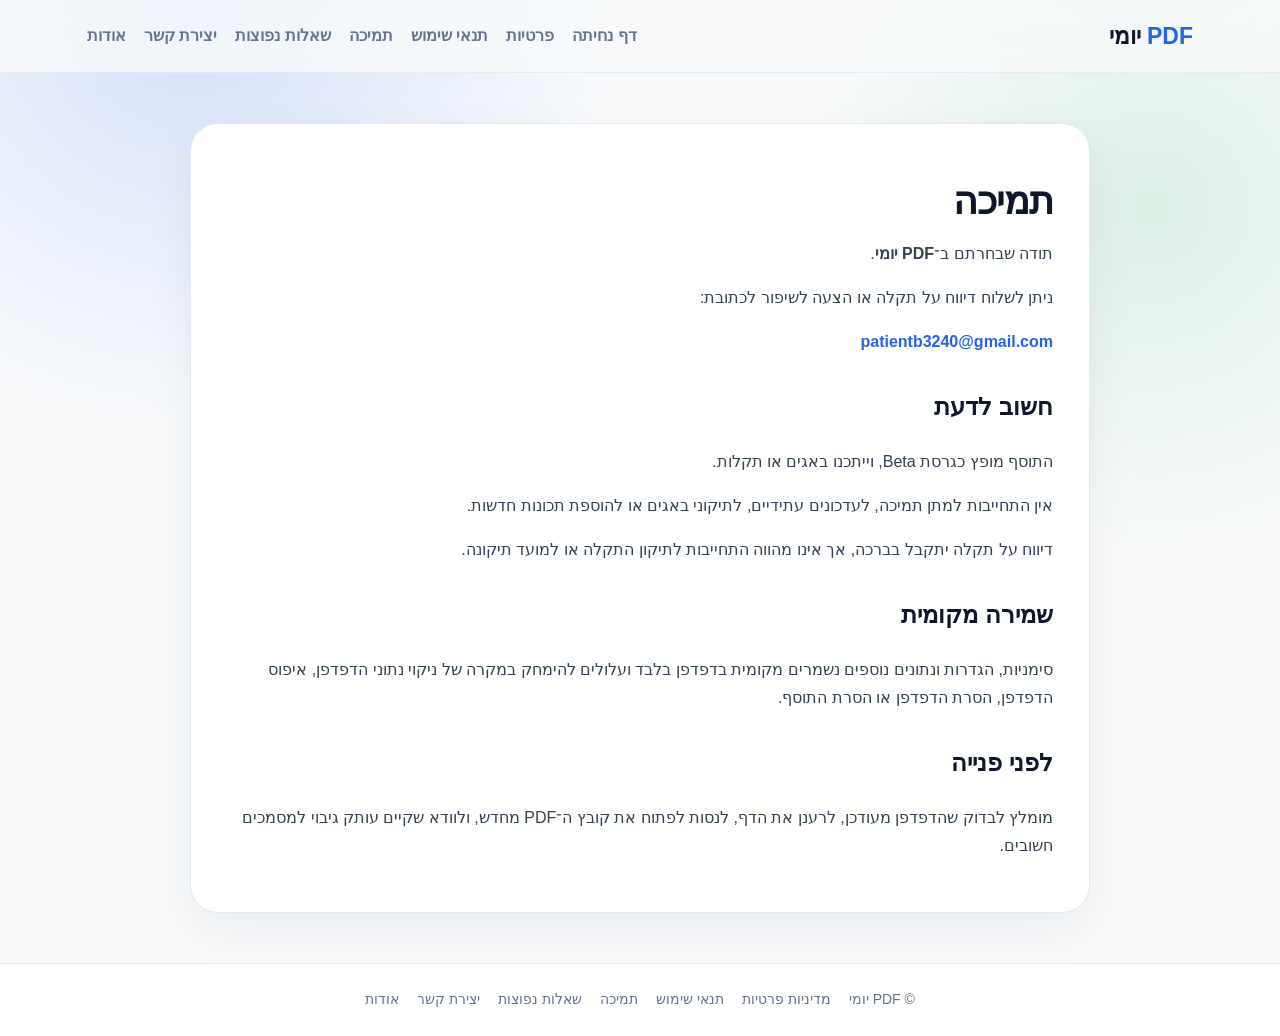
<file: legal/support.html>
<!DOCTYPE html>
<html lang="he" dir="rtl">
<head>
  <meta charset="UTF-8" />
  <meta name="viewport" content="width=device-width, initial-scale=1.0" />
  <title>תמיכה – PDF יומי</title>
  <link rel="stylesheet" href="assets/style.css" />
</head>
<body>
  <header class="topbar">
    <div class="wrap nav">
      <a class="brand" href="landing.html"><span>PDF</span> יומי</a>
      <nav>
        <a href="landing.html">דף נחיתה</a>
        <a href="privacy.html">פרטיות</a>
        <a href="terms.html">תנאי שימוש</a>
        <a href="support.html">תמיכה</a>
        <a href="faq.html">שאלות נפוצות</a>
        <a href="contact.html">יצירת קשר</a>
        <a href="about.html">אודות</a>
      </nav>
    </div>
  </header>
  <main class="page">
    <h1>תמיכה</h1>
    <p>תודה שבחרתם ב־<strong>PDF יומי</strong>.</p>
    <p>ניתן לשלוח דיווח על תקלה או הצעה לשיפור לכתובת:</p>
    <p><a href="mailto:patientb3240@gmail.com">patientb3240@gmail.com</a></p>

    <h2>חשוב לדעת</h2>
    <p>התוסף מופץ כגרסת Beta, וייתכנו באגים או תקלות.</p>
    <p>אין התחייבות למתן תמיכה, לעדכונים עתידיים, לתיקוני באגים או להוספת תכונות חדשות.</p>
    <p>דיווח על תקלה יתקבל בברכה, אך אינו מהווה התחייבות לתיקון התקלה או למועד תיקונה.</p>

    <h2>שמירה מקומית</h2>
    <p>סימניות, הגדרות ונתונים נוספים נשמרים מקומית בדפדפן בלבד ועלולים להימחק במקרה של ניקוי נתוני הדפדפן, איפוס הדפדפן, הסרת הדפדפן או הסרת התוסף.</p>

    <h2>לפני פנייה</h2>
    <p>מומלץ לבדוק שהדפדפן מעודכן, לרענן את הדף, לנסות לפתוח את קובץ ה־PDF מחדש, ולוודא שקיים עותק גיבוי למסמכים חשובים.</p>
  </main>
  <footer>
    <div class="wrap footer-links">
      <span>© PDF יומי</span>
      <a href="privacy.html">מדיניות פרטיות</a>
      <a href="terms.html">תנאי שימוש</a>
      <a href="support.html">תמיכה</a>
      <a href="faq.html">שאלות נפוצות</a>
      <a href="contact.html">יצירת קשר</a>
      <a href="about.html">אודות</a>
    </div>
  </footer>
</body>
</html>
</file>
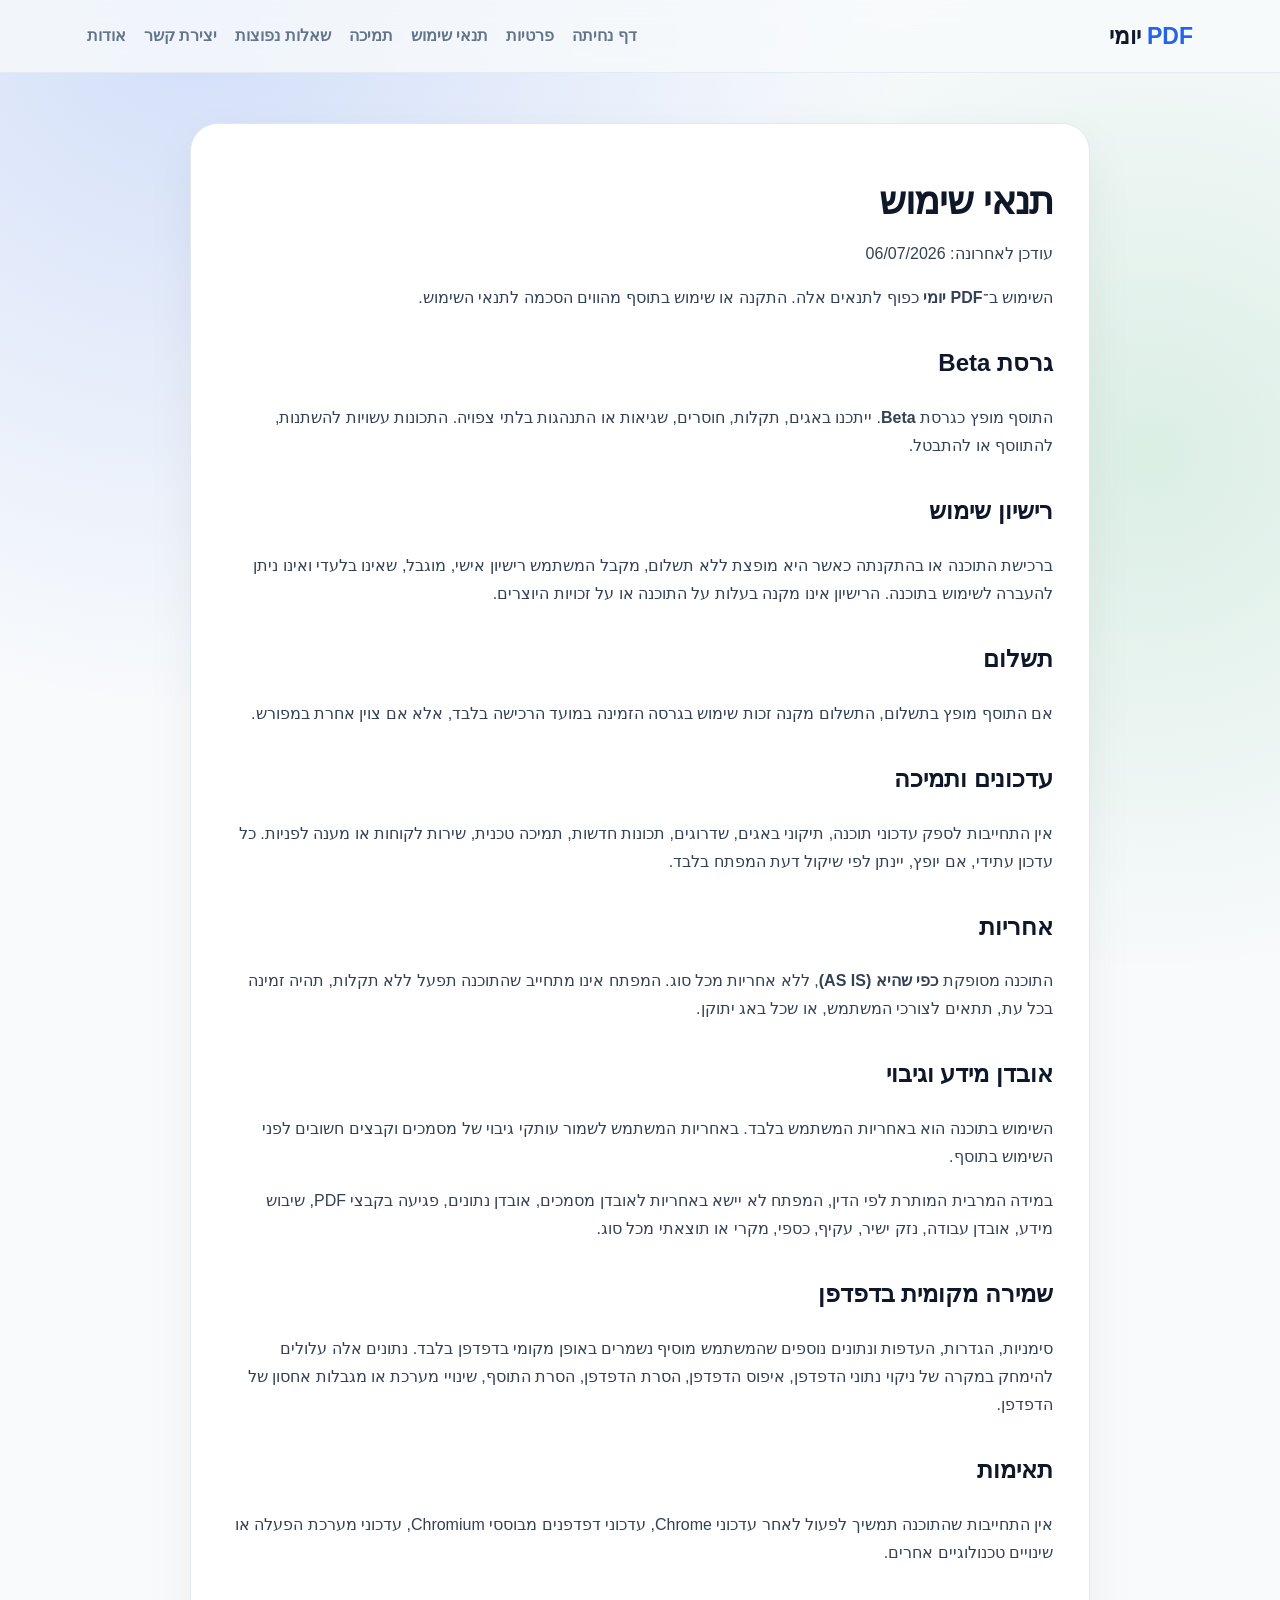
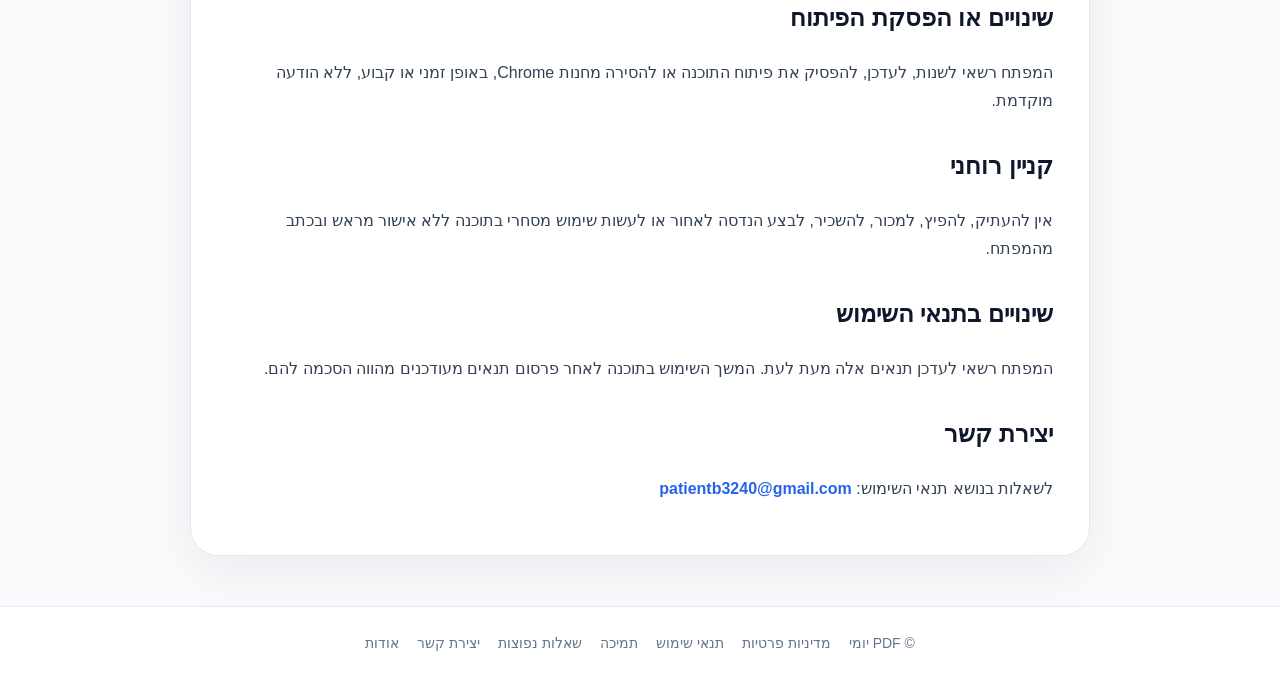
<file: legal/terms.html>
<!DOCTYPE html>
<html lang="he" dir="rtl">
<head>
  <meta charset="UTF-8" />
  <meta name="viewport" content="width=device-width, initial-scale=1.0" />
  <title>תנאי שימוש – PDF יומי</title>
  <link rel="stylesheet" href="assets/style.css" />
</head>
<body>
  <header class="topbar">
    <div class="wrap nav">
      <a class="brand" href="landing.html"><span>PDF</span> יומי</a>
      <nav>
        <a href="landing.html">דף נחיתה</a>
        <a href="privacy.html">פרטיות</a>
        <a href="terms.html">תנאי שימוש</a>
        <a href="support.html">תמיכה</a>
        <a href="faq.html">שאלות נפוצות</a>
        <a href="contact.html">יצירת קשר</a>
        <a href="about.html">אודות</a>
      </nav>
    </div>
  </header>
  <main class="page">
    <h1>תנאי שימוש</h1>
    <p>עודכן לאחרונה: 06/07/2026</p>
    <p>השימוש ב־<strong>PDF יומי</strong> כפוף לתנאים אלה. התקנה או שימוש בתוסף מהווים הסכמה לתנאי השימוש.</p>

    <h2>גרסת Beta</h2>
    <p>התוסף מופץ כגרסת <strong>Beta</strong>. ייתכנו באגים, תקלות, חוסרים, שגיאות או התנהגות בלתי צפויה. התכונות עשויות להשתנות, להתווסף או להתבטל.</p>

    <h2>רישיון שימוש</h2>
    <p>ברכישת התוכנה או בהתקנתה כאשר היא מופצת ללא תשלום, מקבל המשתמש רישיון אישי, מוגבל, שאינו בלעדי ואינו ניתן להעברה לשימוש בתוכנה. הרישיון אינו מקנה בעלות על התוכנה או על זכויות היוצרים.</p>

    <h2>תשלום</h2>
    <p>אם התוסף מופץ בתשלום, התשלום מקנה זכות שימוש בגרסה הזמינה במועד הרכישה בלבד, אלא אם צוין אחרת במפורש.</p>

    <h2>עדכונים ותמיכה</h2>
    <p>אין התחייבות לספק עדכוני תוכנה, תיקוני באגים, שדרוגים, תכונות חדשות, תמיכה טכנית, שירות לקוחות או מענה לפניות. כל עדכון עתידי, אם יופץ, יינתן לפי שיקול דעת המפתח בלבד.</p>

    <h2>אחריות</h2>
    <p>התוכנה מסופקת <strong>כפי שהיא (AS IS)</strong>, ללא אחריות מכל סוג. המפתח אינו מתחייב שהתוכנה תפעל ללא תקלות, תהיה זמינה בכל עת, תתאים לצורכי המשתמש, או שכל באג יתוקן.</p>

    <h2>אובדן מידע וגיבוי</h2>
    <p>השימוש בתוכנה הוא באחריות המשתמש בלבד. באחריות המשתמש לשמור עותקי גיבוי של מסמכים וקבצים חשובים לפני השימוש בתוסף.</p>
    <p>במידה המרבית המותרת לפי הדין, המפתח לא יישא באחריות לאובדן מסמכים, אובדן נתונים, פגיעה בקבצי PDF, שיבוש מידע, אובדן עבודה, נזק ישיר, עקיף, כספי, מקרי או תוצאתי מכל סוג.</p>

    <h2>שמירה מקומית בדפדפן</h2>
    <p>סימניות, הגדרות, העדפות ונתונים נוספים שהמשתמש מוסיף נשמרים באופן מקומי בדפדפן בלבד. נתונים אלה עלולים להימחק במקרה של ניקוי נתוני הדפדפן, איפוס הדפדפן, הסרת הדפדפן, הסרת התוסף, שינויי מערכת או מגבלות אחסון של הדפדפן.</p>

    <h2>תאימות</h2>
    <p>אין התחייבות שהתוכנה תמשיך לפעול לאחר עדכוני Chrome, עדכוני דפדפנים מבוססי Chromium, עדכוני מערכת הפעלה או שינויים טכנולוגיים אחרים.</p>

    <h2>שינויים או הפסקת הפיתוח</h2>
    <p>המפתח רשאי לשנות, לעדכן, להפסיק את פיתוח התוכנה או להסירה מחנות Chrome, באופן זמני או קבוע, ללא הודעה מוקדמת.</p>

    <h2>קניין רוחני</h2>
    <p>אין להעתיק, להפיץ, למכור, להשכיר, לבצע הנדסה לאחור או לעשות שימוש מסחרי בתוכנה ללא אישור מראש ובכתב מהמפתח.</p>

    <h2>שינויים בתנאי השימוש</h2>
    <p>המפתח רשאי לעדכן תנאים אלה מעת לעת. המשך השימוש בתוכנה לאחר פרסום תנאים מעודכנים מהווה הסכמה להם.</p>

    <h2>יצירת קשר</h2>
    <p>לשאלות בנושא תנאי השימוש: <a href="mailto:patientb3240@gmail.com">patientb3240@gmail.com</a></p>
  </main>
  <footer>
    <div class="wrap footer-links">
      <span>© PDF יומי</span>
      <a href="privacy.html">מדיניות פרטיות</a>
      <a href="terms.html">תנאי שימוש</a>
      <a href="support.html">תמיכה</a>
      <a href="faq.html">שאלות נפוצות</a>
      <a href="contact.html">יצירת קשר</a>
      <a href="about.html">אודות</a>
    </div>
  </footer>
</body>
</html>
</file>
<file: styles.css>
:root {
  --bg: #f4f6f9;
  --surface: #ffffff;
  --surface-soft: #f8fafc;
  --ink: #121826;
  --muted: #657084;
  --line: #dfe5ee;
  --line-strong: #cbd5e1;
  --accent: #0d9488;
  --accent-strong: #0f766e;
  --accent-soft: #e6fffb;
  --blue: #2563eb;
  --warn: #d97706;
  --shadow: 0 18px 55px rgba(20, 28, 45, .13);
  --side-shadow: 0 24px 60px rgba(15, 23, 42, .12);
  --focus-ring: 0 0 0 3px rgba(13, 148, 136, .16);
  --ui-font: "Segoe UI Variable Text", "Segoe UI Variable", "Assistant", "Heebo", "Noto Sans Hebrew", "Rubik", "Segoe UI", Arial, sans-serif;
}

* { box-sizing: border-box; }

html, body {
  width: 100%;
  height: 100%;
  min-height: 100dvh;
  margin: 0;
  overflow: hidden;
  color: var(--ink);
  background: var(--bg);
  font-family: var(--ui-font);
  -webkit-font-smoothing: antialiased;
  text-rendering: optimizeLegibility;
}

button, input {
  font: inherit;
}

select {
  min-height: 36px;
  border: 1px solid var(--line);
  border-radius: 8px;
  padding: 0 10px;
  color: var(--ink);
  background: #fff;
  font: inherit;
}

button {
  border: 1px solid var(--line);
  background: var(--surface);
  color: var(--ink);
  border-radius: 8px;
  min-height: 36px;
  padding: 0 12px;
  cursor: pointer;
  transition: background .16s ease, border-color .16s ease, color .16s ease, box-shadow .16s ease, transform .16s ease;
}

button:hover { border-color: #aab8cb; }
button:disabled,
input:disabled {
  cursor: not-allowed;
  opacity: .48;
}

button:disabled:hover {
  border-color: var(--line);
}

button:focus-visible,
input:focus-visible,
summary:focus-visible {
  outline: none;
  box-shadow: var(--focus-ring);
}

.visually-hidden {
  position: absolute;
  width: 1px;
  height: 1px;
  margin: -1px;
  padding: 0;
  border: 0;
  overflow: hidden;
  clip: rect(0 0 0 0);
  white-space: nowrap;
}

button.active, .segmented button.active {
  background: var(--accent);
  color: #fff;
  border-color: var(--accent);
}

.icon-sprite {
  position: absolute;
  width: 0;
  height: 0;
  overflow: hidden;
}

.sidebar svg,
.icon-btn svg {
  width: 16px;
  height: 16px;
  fill: none;
  stroke: currentColor;
  stroke-width: 1.85;
  stroke-linecap: round;
  stroke-linejoin: round;
}

input {
  width: 100%;
  min-height: 36px;
  border: 1px solid var(--line);
  border-radius: 8px;
  padding: 0 10px;
  color: var(--ink);
  background: #fff;
  transition: border-color .16s ease, box-shadow .16s ease, background .16s ease;
}

.app-shell {
  display: grid;
  grid-template-columns: 326px minmax(0, 1fr);
  width: 100vw;
  height: 100vh;
  height: 100dvh;
  overflow: hidden;
}

.app-shell.sidebar-closed {
  grid-template-columns: 1fr;
}

.sidebar {
  display: flex;
  flex-direction: column;
  gap: 14px;
  overflow: auto;
  min-height: 0;
  padding: 18px 16px;
  background:
    linear-gradient(180deg, rgba(255,255,255,.96) 0%, rgba(248,250,252,.96) 100%),
    radial-gradient(circle at 30% 0%, rgba(13,148,136,.12), transparent 34%);
  border-left: 1px solid rgba(203, 213, 225, .86);
  box-shadow: inset 1px 0 0 rgba(255,255,255,.72);
  scrollbar-gutter: stable;
  font-family: var(--ui-font);
}

.sidebar::-webkit-scrollbar,
.bookmark-list::-webkit-scrollbar {
  width: 10px;
}

.sidebar::-webkit-scrollbar-track,
.bookmark-list::-webkit-scrollbar-track {
  background: transparent;
}

.sidebar::-webkit-scrollbar-thumb,
.bookmark-list::-webkit-scrollbar-thumb {
  border: 3px solid transparent;
  border-radius: 999px;
  background: #cbd5e1;
  background-clip: content-box;
}

.sidebar::-webkit-scrollbar-thumb:hover,
.bookmark-list::-webkit-scrollbar-thumb:hover {
  background-color: #94a3b8;
}

.sidebar.collapsed {
  display: none;
}

.mobile-side-rail {
  display: none;
}

.mobile-sidebar-close {
  display: none;
}

.status-message {
  position: fixed;
  right: 20px;
  bottom: 20px;
  max-width: min(320px, calc(100vw - 40px));
  padding: 12px 16px;
  background: rgba(15, 23, 42, .92);
  color: #f8fafc;
  border-radius: 14px;
  box-shadow: 0 16px 42px rgba(15, 23, 42, .24);
  font-size: 0.95rem;
  opacity: 0;
  transform: translateY(12px);
  pointer-events: none;
  transition: opacity .22s ease, transform .22s ease;
  z-index: 40;
}

.status-message.visible {
  opacity: 1;
  transform: translateY(0);
}

.side-action.install-ready {
  border-color: #0d9488;
  background: #ecfeff;
  color: #0f766e;
}

#installAppTop {
  display: none !important;
}

.install-app-button {
  border-color: rgba(13, 148, 136, .32);
  background: #ecfeff;
  color: #0f766e;
  font-weight: 800;
}

.install-app-button:hover,
.install-app-button.install-ready {
  border-color: var(--accent);
  background: #d8fbf7;
  color: #0f766e;
}

.install-app-button.is-installed,
.side-action.is-installed {
  border-color: #cbd5e1;
  background: #f8fafc;
  color: var(--muted);
  opacity: .68;
  box-shadow: none;
}

.brand {
  display: flex;
  gap: 12px;
  align-items: center;
  padding: 4px 2px 2px;
}

.brand-mark {
  display: grid;
  place-items: center;
  width: 46px;
  height: 46px;
  border-radius: 12px;
  color: #fff;
  background: linear-gradient(135deg, #0f766e, #2563eb 82%);
  box-shadow: 0 12px 28px rgba(13, 148, 136, .22);
  font-weight: 800;
  letter-spacing: .02em;
}

.brand h1 {
  margin: 0;
  font-size: 19px;
  line-height: 1.15;
}

.brand p {
  margin: 4px 0 0;
  color: var(--muted);
  font-size: 13px;
  overflow-wrap: anywhere;
}

.open-drop {
  display: grid;
  gap: 7px;
  padding: 14px;
  border: 1px dashed #94a3b8;
  border-radius: 12px;
  background: linear-gradient(180deg, #ffffff 0%, #f9fbfd 100%);
  cursor: pointer;
  box-shadow: 0 10px 26px rgba(15, 23, 42, .06);
  transition: background .16s ease, border-color .16s ease, box-shadow .16s ease, transform .16s ease;
}

.open-drop:hover {
  border-color: var(--accent);
  box-shadow: 0 14px 34px rgba(15, 23, 42, .09);
  transform: translateY(-1px);
}

.open-drop.dragover {
  border-color: var(--accent);
  background: var(--accent-soft);
}

.open-drop span {
  display: flex;
  align-items: center;
  gap: 8px;
  font-weight: 700;
}

.drop-icon {
  display: inline-grid;
  place-items: center;
  width: 30px;
  height: 30px;
  border-radius: 10px;
  color: #fff;
  background: var(--accent);
  font-size: 19px;
}

.drop-icon svg {
  width: 18px;
  height: 18px;
  stroke-width: 1.75;
}
.open-drop small, .panel-title, .result-row, #pageTotal { color: var(--muted); }
#fileInput { display: none; }

.panel {
  display: grid;
  gap: 10px;
  padding: 12px;
  background: rgba(255,255,255,.9);
  border: 1px solid rgba(223, 229, 238, .92);
  border-radius: 12px;
  box-shadow: 0 10px 28px rgba(15, 23, 42, .055);
  backdrop-filter: blur(10px);
}

.panel-title {
  display: flex;
  align-items: center;
  gap: 8px;
  font-size: 12px;
  font-weight: 800;
  letter-spacing: 0;
}

summary.panel-title {
  cursor: pointer;
  list-style: none;
}

summary.panel-title::-webkit-details-marker {
  display: none;
}

.panel-icon {
  display: inline-grid;
  place-items: center;
  width: 24px;
  height: 24px;
  border-radius: 8px;
  color: #0f766e;
  background: rgba(13, 148, 136, .1);
}

.jump-row, .search-row, .result-row, .tool-group {
  display: flex;
  gap: 8px;
  align-items: center;
}

.dropdown {
  position: relative;
  display: inline-flex;
}

.dropdown-menu,
.selection-action-menu,
.insert-action-menu {
  position: absolute;
  z-index: 60;
  display: grid;
  gap: 4px;
  min-width: 172px;
  padding: 6px;
  border: 1px solid var(--line-strong);
  border-radius: 8px;
  background: #fff;
  box-shadow: 0 18px 44px rgba(15, 23, 42, .18);
}

.dropdown-menu[hidden],
.selection-action-menu[hidden],
.insert-action-menu[hidden] {
  display: none;
}

.dropdown-menu {
  top: calc(100% + 6px);
  inset-inline-end: 0;
}

.toolbar .dropdown-menu {
  inset-inline-start: 0;
  inset-inline-end: auto;
}

.selection-action-menu,
.insert-action-menu {
  position: fixed;
}

.dropdown-menu button,
.selection-action-menu button,
.insert-action-menu button {
  justify-content: flex-start;
  width: 100%;
  border-color: transparent;
  background: transparent;
  text-align: right;
  white-space: nowrap;
}

.dropdown-menu button:hover,
.selection-action-menu button:hover,
.insert-action-menu button:hover {
  border-color: #d7e1ed;
  background: #f1f7fb;
}

.insert-action-title {
  padding: 4px 8px 2px;
  color: var(--muted);
  font-size: 12px;
  font-weight: 700;
  white-space: nowrap;
}

.insert-action-separator {
  height: 1px;
  margin: 3px 4px;
  background: var(--line);
}

.result-row {
  justify-content: space-between;
  padding-inline: 2px;
}

.search-row input {
  min-width: 0;
  background: var(--surface-soft);
}

.search-options {
  display: flex;
  flex-wrap: wrap;
  gap: 8px;
  color: var(--muted);
  font-size: 12px;
}

.search-options label {
  display: inline-flex;
  align-items: center;
  gap: 6px;
  min-height: 28px;
  padding: 0 9px;
  border: 1px solid var(--line);
  border-radius: 999px;
  background: var(--surface-soft);
}

.side-action {
  display: grid;
  grid-template-columns: 32px minmax(0, 1fr);
  align-items: center;
  gap: 9px;
  width: 100%;
  min-height: 42px;
  padding: 5px 9px;
  text-align: right;
  background: #fff;
  border-color: transparent;
  box-shadow: inset 0 0 0 1px rgba(223, 229, 238, .86);
}

.side-action:hover {
  background: var(--surface-soft);
  border-color: var(--line-strong);
  box-shadow: inset 0 0 0 1px var(--line-strong), 0 8px 18px rgba(15, 23, 42, .06);
  transform: translateY(-1px);
}

.side-action-dropdown {
  position: relative;
}

.side-split-action {
  display: grid;
  grid-template-columns: minmax(0, .95fr) minmax(0, 1.15fr);
  gap: 7px;
}

.side-split-action .side-action {
  min-width: 0;
}

.side-split-action .split-secondary {
  grid-template-columns: minmax(0, 1fr);
  justify-items: center;
  padding-inline: 8px;
  text-align: center;
}

.side-split-action .split-secondary span {
  overflow: hidden;
  text-overflow: ellipsis;
  white-space: nowrap;
}

.action-caret {
  width: 16px;
  height: 16px;
}

.recent-pages-menu {
  inset-inline: 0;
  top: calc(100% + 6px);
  min-width: 100%;
}

#recentPagesButton {
  grid-template-columns: 32px minmax(0, 1fr) auto;
}

.recent-page-item {
  display: flex;
  align-items: center;
  justify-content: space-between;
  gap: 12px;
}

.recent-page-item.active {
  border-color: #a7d9d1;
  background: var(--accent-soft);
  color: #0f766e;
  font-weight: 800;
}

.recent-page-item small,
.recent-pages-empty {
  color: var(--muted);
  font-size: 12px;
  font-weight: 700;
}

.recent-pages-empty {
  padding: 8px 10px;
  white-space: nowrap;
}

.side-action.install-ready {
  border-color: #a7d9d1;
  background: var(--accent-soft);
}

.tour-action {
  margin-top: 4px;
}

.action-icon {
  display: inline-grid;
  place-items: center;
  width: 30px;
  height: 30px;
  border-radius: 10px;
  color: #0f766e;
  background: rgba(13, 148, 136, .1);
  font-size: 15px;
}

.action-icon svg {
  width: 17px;
  height: 17px;
}

.autofill-panel {
  gap: 10px;
}

.autofill-panel > .panel-title {
  justify-content: space-between;
}

.autofill-panel > .panel-title > span:first-child,
.search-panel > .panel-title > span:first-child,
.outline-panel > .panel-title > span:first-child {
  display: inline-flex;
  align-items: center;
  gap: 7px;
}

.search-panel > .panel-title,
.outline-panel > .panel-title {
  justify-content: space-between;
}

.panel-caret {
  font-size: 12px;
  transition: transform .18s ease;
}

.autofill-panel:not([open]) .panel-caret,
.search-panel:not([open]) .panel-caret,
.outline-panel:not([open]) .panel-caret {
  transform: rotate(90deg);
}

.autofill-body {
  display: grid;
  gap: 10px;
}

.search-body {
  display: grid;
  gap: 9px;
}

.autofill-grid {
  display: grid;
  gap: 8px;
}

.autofill-grid input {
  min-height: 38px;
  font-size: 13px;
  background: var(--surface-soft);
}

.quick-fill-grid {
  display: grid;
  grid-template-columns: repeat(3, minmax(0, 1fr));
  gap: 7px;
}

.quick-fill-grid button {
  min-height: 36px;
  padding: 0 6px;
  border-radius: 8px;
  background: var(--surface-soft);
  font-size: 13px;
}

.quick-fill-grid button:hover {
  background: var(--accent-soft);
  border-color: #a7d9d1;
}

.saved-signatures {
  display: grid;
  gap: 7px;
}

.saved-signature-empty {
  color: var(--muted);
  font-size: 12px;
}

.saved-signature-row {
  display: grid;
  grid-template-columns: minmax(0, 1fr) 32px;
  gap: 6px;
}

.saved-signature-row button {
  min-height: 34px;
  border-radius: 8px;
  background: var(--surface-soft);
  font-size: 12px;
}

.saved-signature-row button:hover {
  background: var(--accent-soft);
  border-color: #a7d9d1;
}

.saved-signature-row .danger {
  color: #b91c1c;
}

.save-signature-action {
  width: 100%;
  min-height: 36px;
  border-radius: 8px;
  background: #e7f7f4;
  color: var(--accent-strong);
  font-size: 13px;
}

.save-signature-action:disabled {
  cursor: not-allowed;
  color: var(--muted);
  background: var(--surface-soft);
  opacity: .72;
}

.jump-row input {
  text-align: center;
}

.nav-panel {
  gap: 12px;
  padding: 13px;
  background: linear-gradient(180deg, #ffffff 0%, #f7fbff 100%);
  border-color: rgba(191, 219, 254, .78);
}

.nav-panel .panel-title {
  justify-content: space-between;
  color: var(--ink);
}

.nav-panel .panel-icon {
  order: -1;
}

.jump-row {
  display: grid;
  grid-template-columns: 38px minmax(0, 1fr) 38px;
  gap: 8px;
  align-items: center;
}

.nav-arrow {
  display: inline-grid;
  place-items: center;
  width: 38px;
  min-height: 40px;
  padding: 0;
  border-radius: 9px;
  color: #0f172a;
  background: #fff;
  border-color: #d7e1ed;
  line-height: 1;
  direction: ltr;
  font-variant-numeric: tabular-nums;
}

.nav-arrow svg {
  width: 18px;
  height: 18px;
  stroke-width: 1.8;
}

.nav-arrow:hover {
  background: #f1f7fb;
  border-color: #b9c8d8;
}

.page-pill {
  display: grid;
  grid-template-columns: auto minmax(42px, 1fr) auto;
  align-items: center;
  gap: 8px;
  min-height: 40px;
  padding: 4px 10px;
  border: 1px solid #d7e1ed;
  border-radius: 10px;
  background: #fff;
  color: var(--muted);
}

.page-pill input {
  min-height: 30px;
  padding: 0;
  border: 0;
  border-radius: 0;
  background: transparent;
  color: var(--ink);
  font-size: 18px;
  font-variant-numeric: tabular-nums;
}

.page-pill input:focus {
  outline: none;
}

.page-pill:focus-within {
  border-color: var(--accent);
  box-shadow: var(--focus-ring);
}

.page-slider-row {
  display: grid;
  gap: 6px;
}

.page-slider {
  --slider-progress: 0%;
  width: 100%;
  min-height: 28px;
  padding: 0;
  border: 0;
  border-radius: 999px;
  background: transparent;
  accent-color: var(--accent);
  cursor: pointer;
  direction: rtl;
}

.page-slider:focus-visible {
  box-shadow: none;
}

.page-slider::-webkit-slider-runnable-track {
  height: 8px;
  border-radius: 999px;
  background: linear-gradient(270deg, var(--accent) 0 var(--slider-progress), #dbe4ef var(--slider-progress) 100%);
}

.page-slider::-webkit-slider-thumb {
  appearance: none;
  width: 18px;
  height: 18px;
  margin-top: -5px;
  border: 3px solid #fff;
  border-radius: 50%;
  background: var(--accent-strong);
  box-shadow: 0 2px 8px rgba(15, 23, 42, .22);
}

.page-slider::-moz-range-track {
  height: 8px;
  border-radius: 999px;
  background: #dbe4ef;
}

.page-slider::-moz-range-progress {
  height: 8px;
  border-radius: 999px;
  background: var(--accent);
}

.page-slider::-moz-range-thumb {
  width: 14px;
  height: 14px;
  border: 3px solid #fff;
  border-radius: 50%;
  background: var(--accent-strong);
  box-shadow: 0 2px 8px rgba(15, 23, 42, .22);
}

.icon-btn {
  width: 38px;
  padding: 0;
  font-size: 24px;
  line-height: 1;
  border-radius: 10px;
}

.icon-btn.small {
  width: 36px;
  min-height: 36px;
  font-size: 18px;
  background: var(--surface-soft);
}

.icon-btn.small:hover {
  background: var(--accent-soft);
  border-color: #a7d9d1;
}

.bookmark-list {
  display: grid;
  gap: 7px;
  max-height: 230px;
  overflow: auto;
  padding-inline-end: 2px;
}

.bookmark-item {
  display: grid;
  grid-template-columns: 1fr auto auto;
  gap: 7px;
  align-items: center;
  padding: 6px;
  background: #fff;
  border: 1px solid rgba(223, 229, 238, .9);
  border-radius: 10px;
}

.bookmark-item span {
  overflow: hidden;
  text-overflow: ellipsis;
  white-space: nowrap;
}

.bookmark-open {
  min-width: 0;
  justify-content: start;
  text-align: right;
  overflow: hidden;
  text-overflow: ellipsis;
  white-space: nowrap;
  border-color: transparent;
  background: transparent;
  padding-inline: 4px;
  color: var(--ink);
}

.bookmark-open:hover {
  background: var(--surface-soft);
  border-color: transparent;
}

.bookmark-item input {
  min-width: 0;
}

.outline-list {
  display: grid;
  gap: 6px;
  max-height: 260px;
  overflow: auto;
  padding-inline-end: 2px;
}

.outline-source,
.outline-empty {
  padding: 6px 8px;
  color: var(--muted);
  font-size: 12px;
}

.outline-item {
  display: grid;
  grid-template-columns: minmax(0, 1fr) auto;
  gap: 8px;
  align-items: center;
  min-height: 34px;
  padding: 6px 8px;
  padding-inline-start: calc(8px + (var(--outline-level, 0) * 14px));
  border: 1px solid rgba(223, 229, 238, .9);
  border-radius: 8px;
  background: #fff;
  text-align: right;
}

.outline-item:hover {
  background: var(--surface-soft);
  border-color: #cbd7e6;
}

.outline-item span {
  min-width: 0;
  overflow: hidden;
  text-overflow: ellipsis;
  white-space: nowrap;
}

.outline-item small {
  color: var(--muted);
  font-size: 11px;
}

.icon-action {
  display: inline-grid;
  place-items: center;
  width: 30px;
  height: 30px;
  min-height: 30px;
  padding: 0;
  border-radius: 999px;
  color: var(--muted);
  background: transparent;
  border-color: transparent;
  font-size: 17px;
  line-height: 1;
}

.icon-action:hover {
  color: var(--ink);
  background: #edf3fb;
  border-color: #cbd7e6;
}

.icon-action.danger:hover {
  color: #b91c1c;
  background: #fff1f2;
  border-color: #fecdd3;
}

.icon-action.success:hover {
  color: var(--accent-strong);
  background: #e7f7f4;
  border-color: #a7d9d1;
}

.workspace {
  display: grid;
  grid-template-rows: auto minmax(0, 1fr);
  min-width: 0;
  min-height: 0;
  overflow: hidden;
}

.toolbar {
  position: sticky;
  top: 0;
  z-index: 20;
  display: flex;
  justify-content: space-between;
  gap: 10px;
  flex-wrap: wrap;
  flex: 0 0 auto;
  padding: 10px 12px;
  background: rgba(255,255,255,.97);
  border-bottom: 1px solid var(--line);
  box-shadow: 0 8px 24px rgba(20, 28, 45, .08);
  font-family: var(--ui-font);
}

.toolbar.is-dragging {
  cursor: grabbing;
  user-select: none;
}

.mobile-side-rail.is-dragging {
  cursor: grabbing;
  user-select: none;
}

.segmented {
  padding: 3px;
  border: 1px solid var(--line);
  border-radius: 8px;
  background: #eef2f7;
}

.segmented button {
  border-color: transparent;
  background: transparent;
}

.fit-segmented {
  display: inline-flex;
  gap: 2px;
}

.zoom-control {
  display: inline-flex;
  align-items: center;
  gap: 8px;
  min-height: 36px;
  padding: 3px 6px;
  border: 1px solid var(--line);
  border-radius: 8px;
  background: #fff;
}

.zoom-step {
  display: inline-grid;
  place-items: center;
  width: 30px;
  min-width: 30px;
  min-height: 28px;
  padding: 0;
  border-color: transparent;
  background: #f7fafc;
  font-weight: 700;
}

.zoom-step:hover {
  background: #eef6f5;
  border-color: #cbd7e6;
}

.zoom-slider {
  --slider-progress: 29%;
  width: clamp(84px, 10vw, 144px);
  min-height: 28px;
  padding: 0;
  border: 0;
  border-radius: 999px;
  background: transparent;
  accent-color: var(--accent);
  cursor: pointer;
  direction: rtl;
}

.zoom-slider:focus-visible {
  box-shadow: none;
}

.zoom-slider::-webkit-slider-runnable-track {
  height: 8px;
  border-radius: 999px;
  background: linear-gradient(270deg, var(--accent) 0 var(--slider-progress), #dbe4ef var(--slider-progress) 100%);
}

.zoom-slider::-webkit-slider-thumb {
  appearance: none;
  width: 18px;
  height: 18px;
  margin-top: -5px;
  border: 3px solid #fff;
  border-radius: 50%;
  background: var(--accent-strong);
  box-shadow: 0 2px 8px rgba(15, 23, 42, .22);
}

.zoom-slider::-moz-range-track {
  height: 8px;
  border-radius: 999px;
  background: #dbe4ef;
}

.zoom-slider::-moz-range-progress {
  height: 8px;
  border-radius: 999px;
  background: var(--accent);
}

.zoom-slider::-moz-range-thumb {
  width: 14px;
  height: 14px;
  border: 3px solid #fff;
  border-radius: 50%;
  background: var(--accent-strong);
  box-shadow: 0 2px 8px rgba(15, 23, 42, .22);
}

.zoom-percent {
  display: inline-flex;
  align-items: center;
  gap: 2px;
  min-width: 66px;
  min-height: 28px;
  padding-inline: 8px;
  border: 1px solid var(--line);
  border-radius: 7px;
  background: var(--surface-soft);
  color: var(--muted);
}

.zoom-percent input {
  width: 38px;
  min-height: 24px;
  padding: 0;
  border: 0;
  background: transparent;
  color: var(--ink);
  text-align: center;
  font-weight: 700;
}

.zoom-percent input:focus {
  outline: none;
}

.reader {
  position: relative;
  min-width: 0;
  min-height: 0;
  overflow: auto;
  padding: 22px;
  scroll-behavior: smooth;
  overscroll-behavior: contain;
}

.reader.panning {
  cursor: grabbing;
  user-select: none;
}

.reader.can-pan {
  cursor: grab;
}

.reader.empty-file-target {
  cursor: pointer;
}

.saved-position-indicator {
  display: none;
  color: #0f766e;
  font-size: 12px;
  font-weight: 700;
  white-space: nowrap;
}

.side-action.has-saved-position {
  border-color: #a7d9d1;
  background: var(--accent-soft);
}

.side-action.has-saved-position .saved-position-indicator {
  display: block;
  grid-column: 1;
  margin-top: -3px;
  line-height: 1.15;
}

#goPinnedPage.has-saved-position {
  min-height: 54px;
  row-gap: 2px;
}

#goPinnedPage.has-saved-position span:not(.saved-position-indicator) {
  align-self: end;
  min-width: 0;
}

.reader.can-pan.panning {
  cursor: grabbing;
}

.reader.screenshot-selecting {
  cursor: crosshair;
  user-select: none;
}

.pages {
  display: flex;
  flex-direction: column;
  gap: 18px;
  align-items: center;
  justify-content: center;
  min-width: max-content;
  padding: 0;
}

.spread {
  display: flex;
  gap: 14px;
  align-items: flex-start;
  justify-content: center;
  width: auto;
  margin: 0 auto;
  flex-wrap: nowrap;
}

.spread-ltr {
  direction: ltr;
}

.spread-rtl {
  direction: rtl;
}

.page-shell {
  position: relative;
  background: #fff;
  box-shadow: var(--shadow);
  border-radius: 3px;
  overflow: visible;
  flex-shrink: 0;
}

.page-shell canvas {
  position: relative;
  z-index: 1;
  display: block;
}

.text-layer, .annotation-layer, .search-layer, .object-layer, .screenshot-layer {
  position: absolute;
  inset: 0;
}

.search-layer {
  pointer-events: none;
  z-index: 3;
}

.text-layer {
  color: transparent;
  user-select: text;
  direction: ltr;
  z-index: 2;
  overflow: hidden;
  transform-origin: 0 0;
}

.text-layer span {
  position: absolute;
  transform-origin: 0 0;
  white-space: pre;
  cursor: text;
  color: transparent;
}

.reader.text-selecting .text-layer {
  cursor: text;
  user-select: text;
}

.reader.text-selecting .page-shell.select-area-ready .text-layer {
  cursor: crosshair;
}

.reader.text-selecting .page-shell.select-text-ready .text-layer,
.reader.text-selecting .text-layer span {
  cursor: text;
}

.text-layer br,
.text-layer .endOfContent {
  display: none;
}

.annotation-layer {
  pointer-events: none;
  z-index: 4;
  touch-action: none;
}
.annotation-layer.active { pointer-events: auto; cursor: crosshair; }

.object-layer {
  pointer-events: none;
  z-index: 8;
}

.screenshot-layer {
  pointer-events: none;
  z-index: 12;
  touch-action: none;
}

.screenshot-layer.active {
  pointer-events: auto;
  cursor: crosshair;
}

.screenshot-selection-box {
  position: absolute;
  z-index: 2;
  border: 2px solid var(--accent);
  background: rgba(13, 148, 136, .14);
  box-shadow: 0 0 0 9999px rgba(15, 23, 42, .18);
  pointer-events: none;
}

.screenshot-selection-box.text-selection-box {
  border-color: var(--blue);
  border-style: dashed;
  background: transparent;
  box-shadow: none;
}

.text-selection-highlight {
  position: absolute;
  z-index: 1;
  border-radius: 3px;
  background: rgba(37, 99, 235, .26);
  box-shadow: inset 0 0 0 1px rgba(37, 99, 235, .18);
  pointer-events: none;
}

.highlight-box {
  position: absolute;
  background: rgba(255, 214, 10, .36);
  border: 1px solid rgba(217, 119, 6, .7);
}

.highlight-box.text-highlight-group {
  background: transparent;
  border: 0;
}

.highlight-line {
  position: absolute;
  display: block;
  border-radius: 3px;
  background: rgba(255, 214, 10, .36);
  box-shadow: inset 0 0 0 1px rgba(217, 119, 6, .32);
  pointer-events: none;
}

.movable-annotation {
  pointer-events: auto;
  cursor: move;
  touch-action: none;
}

.signature-move-box {
  position: absolute;
  border: 1px dashed rgba(37, 99, 235, .55);
  background: rgba(255,255,255,.02);
}

.signature-move-box.signing-pad {
  border-style: solid;
  border-color: rgba(37, 99, 235, .34);
  background: rgba(37, 99, 235, .035);
  pointer-events: none;
}

.signature-move-box.signing-pad .annotation-controls {
  top: -34px;
  opacity: 1;
  visibility: visible;
  pointer-events: auto;
}

.signature-move-box.signing-pad .annotation-drag-hint {
  display: none;
}

.annotation-controls {
  position: absolute;
  top: -26px;
  right: -1px;
  display: inline-flex;
  align-items: center;
  gap: 3px;
  min-height: 24px;
  padding: 2px;
  border: 1px solid var(--line);
  border-radius: 999px;
  background: rgba(255,255,255,.98);
  box-shadow: 0 8px 18px rgba(20, 28, 45, .16);
  opacity: 0;
  visibility: hidden;
  transition: opacity .12s ease;
  pointer-events: auto;
  z-index: 20;
}

.movable-annotation:hover .annotation-controls,
.movable-annotation:focus-within .annotation-controls {
  opacity: 1;
  visibility: visible;
}

.annotation-drag-hint,
.annotation-commit,
.annotation-save,
.annotation-delete {
  display: inline-grid;
  place-items: center;
  width: 20px;
  height: 20px;
  min-height: 20px;
  padding: 0;
  border: 0;
  border-radius: 999px;
  background: transparent;
  color: var(--ink);
  font-size: 14px;
  line-height: 1;
}

.annotation-drag-hint {
  color: var(--muted);
  cursor: move;
}

.annotation-delete {
  color: #b91c1c;
}

.annotation-commit {
  color: #047857;
}

.annotation-commit:hover {
  background: #dcfce7;
}

.annotation-save {
  color: var(--accent-strong);
}

.annotation-save:hover {
  background: #e7f7f4;
}

.annotation-delete:hover {
  background: #fff1f2;
}

.field-box {
  position: absolute;
  min-width: 32px;
  min-height: 24px;
  color: #111827;
  border: 1px solid transparent;
  background: transparent;
  box-shadow: none;
  overflow: visible;
  pointer-events: auto;
  z-index: 7;
}

.field-box:focus-within {
  border-color: rgba(37, 99, 235, .42);
  background: rgba(255,255,255,.18);
}

.field-box.selected {
  border-color: rgba(37, 99, 235, .5);
  box-shadow: 0 0 0 2px rgba(37, 99, 235, .12);
}

.field-box.note-field {
  min-width: 120px;
  min-height: 54px;
  border: 1px solid rgba(234, 179, 8, .55);
  border-radius: 8px;
  background: #fffbeb;
  box-shadow: 0 10px 24px rgba(120, 86, 0, .12);
}

.field-box.note-field::after {
  content: "";
  position: absolute;
  bottom: -9px;
  right: 20px;
  width: 16px;
  height: 16px;
  border-right: 1px solid rgba(234, 179, 8, .55);
  border-bottom: 1px solid rgba(234, 179, 8, .55);
  background: #fffbeb;
  transform: rotate(45deg);
  pointer-events: none;
}

.field-content {
  position: relative;
  z-index: 1;
  width: 100%;
  height: 100%;
  min-height: 24px;
  padding: 2px 4px;
  outline: none;
  overflow: hidden;
  white-space: pre;
  cursor: text;
}

.field-content:empty::before {
  content: "הקלד כאן";
  color: #7c8799;
}

.field-menu-button {
  position: absolute;
  top: -25px;
  right: 0;
  display: inline-grid;
  place-items: center;
  width: 24px;
  height: 24px;
  min-height: 24px;
  padding: 0;
  border-radius: 999px;
  background: #fff;
  border: 1px solid var(--line);
  box-shadow: 0 6px 16px rgba(20, 28, 45, .12);
  font-size: 15px;
  line-height: 1;
  pointer-events: auto;
  opacity: 0;
  visibility: hidden;
  transition: opacity .12s ease;
}

.field-box:hover .field-menu-button,
.field-box:focus-within .field-menu-button,
.field-box.selected .field-menu-button {
  opacity: 1;
  visibility: visible;
}

.field-menu {
  position: absolute;
  top: -42px;
  right: 30px;
  display: none;
  grid-template-columns: repeat(5, auto);
  gap: 4px;
  padding: 4px;
  border: 1px solid var(--line);
  border-radius: 999px;
  background: rgba(255,255,255,.98);
  box-shadow: 0 10px 26px rgba(20, 28, 45, .16);
  pointer-events: auto;
  z-index: 12;
}

.field-box.menu-open .field-menu,
.field-menu:hover {
  display: grid;
}

.field-menu-action {
  display: inline-grid;
  grid-template-rows: 18px 12px;
  place-items: center;
  min-width: 40px;
  min-height: 34px;
  padding: 2px 7px;
  border: 0;
  border-radius: 999px;
  background: transparent;
  color: var(--ink);
  font-size: 13px;
}

.field-menu-action small {
  color: var(--muted);
  font-size: 9px;
  line-height: 1;
}

.field-menu-action:hover {
  background: #edf3fb;
}

.field-menu-action.danger {
  color: #b91c1c;
}

.field-menu-action.danger:hover {
  background: #fff1f2;
}

.field-fill-menu {
  position: relative;
}

.field-fill-list {
  position: absolute;
  top: 39px;
  right: 0;
  display: none;
  min-width: 112px;
  padding: 5px;
  border: 1px solid var(--line);
  border-radius: 8px;
  background: #fff;
  box-shadow: 0 12px 30px rgba(20, 28, 45, .18);
  z-index: 15;
}

.field-fill-menu.open .field-fill-list,
.field-fill-menu:hover .field-fill-list {
  display: grid;
  gap: 3px;
}

.field-fill-list button {
  min-height: 30px;
  padding: 0 9px;
  border: 0;
  border-radius: 6px;
  background: transparent;
  text-align: right;
  font-size: 12px;
}

.field-fill-list button:hover {
  background: #e7f7f4;
}

.field-drag-action {
  cursor: grab;
}

.field-drag-action:active {
  cursor: grabbing;
}

.text-measure {
  position: fixed;
  top: -10000px;
  left: -10000px;
  visibility: hidden;
  pointer-events: none;
}

.ink-box {
  position: absolute;
  inset: 0;
  width: 100%;
  height: 100%;
  pointer-events: none;
  touch-action: none;
}

.search-hit {
  position: absolute;
  background: rgba(37, 99, 235, .18);
  border: 1px solid rgba(37, 99, 235, .8);
}

.search-hit.current {
  background: rgba(217, 119, 6, .24);
  border-color: var(--warn);
}

.empty-state {
  position: absolute;
  inset: 0;
  display: grid;
  place-content: center;
  gap: 10px;
  padding: 24px;
  text-align: center;
  color: var(--muted);
}

.empty-state[hidden] {
  display: none;
}

.empty-state strong {
  color: var(--ink);
  font-size: clamp(24px, 4vw, 44px);
}

.empty-actions {
  display: flex;
  flex-wrap: wrap;
  justify-content: center;
  gap: 10px;
  margin-top: 8px;
}

.empty-action,
.empty-actions button {
  display: inline-flex;
  align-items: center;
  justify-content: center;
  min-width: 160px;
  min-height: 40px;
  padding: 0 14px;
  border: 1px solid var(--line);
  border-radius: 8px;
  background: var(--surface);
  color: var(--ink);
  font-weight: 700;
  cursor: pointer;
  text-decoration: none;
  transition: background .16s ease, border-color .16s ease, color .16s ease, box-shadow .16s ease, transform .16s ease;
}

.empty-action:hover,
.empty-actions button:hover {
  border-color: var(--line-strong);
  background: var(--surface-soft);
  transform: translateY(-1px);
}

.empty-actions .primary,
.empty-action.primary {
  color: #fff;
  border-color: var(--accent);
  background: var(--accent);
}

.install-guide {
  display: grid;
  gap: 10px;
  margin-top: 16px;
  padding-top: 16px;
  border-top: 1px solid var(--line);
}

.install-support-status {
  margin: 0 0 12px;
  padding: 10px 12px;
  border: 1px solid #a7d9d1;
  border-radius: 8px;
  background: var(--accent-soft);
  color: #0f766e;
  font-weight: 700;
}

.install-guide h3 {
  margin: 0;
  font-size: 1rem;
}

.install-guide ol {
  display: grid;
  gap: 8px;
  margin: 0;
  padding-inline-start: 22px;
}

.install-note {
  margin: 0;
  color: var(--muted);
  font-size: .95rem;
}

dialog {
  width: min(560px, calc(100vw - 32px));
  border: 0;
  border-radius: 8px;
  padding: 24px;
  box-shadow: var(--shadow);
  direction: rtl;
}

dialog::backdrop {
  background: rgba(15, 23, 42, .48);
  backdrop-filter: blur(3px);
}

.visual-tour {
  position: fixed;
  inset: 0;
  z-index: 80;
  pointer-events: none;
}

.visual-tour[hidden] {
  display: none;
}

.tour-spotlight {
  position: fixed;
  z-index: 81;
  border: 3px solid #22c55e;
  border-radius: 12px;
  box-shadow: 0 0 0 9999px rgba(15, 23, 42, .58), 0 18px 44px rgba(15, 23, 42, .2);
  pointer-events: none;
  transition: left .2s ease, top .2s ease, width .2s ease, height .2s ease;
}

.tour-card {
  position: fixed;
  z-index: 82;
  display: grid;
  gap: 10px;
  padding: 18px 18px 16px;
  border: 1px solid rgba(203, 213, 225, .9);
  border-radius: 8px;
  background: #fff;
  box-shadow: 0 22px 58px rgba(15, 23, 42, .24);
  pointer-events: auto;
  transition: left .2s ease, top .2s ease;
}

.tour-card .dialog-close {
  top: 8px;
  left: 8px;
}

.tour-kicker {
  width: max-content;
  min-height: 24px;
  padding: 2px 9px;
  border-radius: 999px;
  color: var(--accent-strong);
  background: var(--accent-soft);
  font-size: 12px;
  font-weight: 800;
}

.tour-card h2 {
  margin: 0;
  padding-inline-end: 32px;
  font-size: 21px;
}

.tour-card p {
  margin: 0;
  color: var(--muted);
  line-height: 1.58;
}

.tour-card-actions {
  display: flex;
  justify-content: space-between;
  gap: 8px;
  margin-top: 4px;
}

.tour-card-actions button {
  min-width: 92px;
}

.primary-tour {
  color: #fff;
  border-color: var(--accent);
  background: var(--accent);
  font-weight: 700;
}

.primary-tour:hover {
  border-color: var(--accent-strong);
  background: var(--accent-strong);
}

.print-dialog {
  width: min(650px, calc(100vw - 24px));
  padding: 22px;
  border-radius: 18px;
}

.print-dialog-heading {
  display: flex;
  align-items: center;
  gap: 13px;
  padding-inline-end: 38px;
}

.print-dialog-heading h2 { margin: 0 0 3px; }
.print-dialog-heading p { margin: 0; color: var(--muted); }

.print-dialog-icon {
  display: grid;
  place-items: center;
  width: 46px;
  height: 46px;
  flex: 0 0 auto;
  border-radius: 14px;
  color: #fff;
  background: var(--accent);
  font-size: 25px;
}

.print-mode-tabs {
  display: grid;
  grid-template-columns: 1fr 1fr;
  gap: 5px;
  margin: 20px 0 16px;
  padding: 4px;
  border-radius: 11px;
  background: #eef2f7;
}

.print-mode-tabs button { border-color: transparent; background: transparent; }
.print-mode-tabs button.active { color: #fff; background: var(--accent); }

.print-options {
  display: grid;
  grid-template-columns: minmax(0, 1.5fr) minmax(170px, .7fr);
  gap: 14px;
}

.print-options[hidden] { display: none; }

.print-options fieldset {
  display: grid;
  gap: 10px;
  margin: 0;
  padding: 12px 14px 14px;
  border: 1px solid var(--line);
  border-radius: 12px;
}

.print-options legend { padding: 0 6px; font-weight: 700; }
.print-options fieldset label { display: flex; align-items: center; gap: 8px; }
.print-options fieldset label.unavailable { color: var(--muted); opacity: .55; }
.print-options input[type="radio"],
.print-options input[type="checkbox"],
.print-check input { width: 17px; min-height: 17px; accent-color: var(--accent); }

.print-range-option #printRange {
  min-width: 130px;
  min-height: 32px;
  margin-inline-start: auto;
}

.print-select-label {
  display: grid;
  align-content: start;
  gap: 7px;
  padding: 12px;
  border: 1px solid var(--line);
  border-radius: 12px;
  font-weight: 700;
}

.print-common-options {
  display: flex;
  align-items: end;
  gap: 14px;
  margin-top: 14px;
}

.print-common-options > label { display: grid; gap: 6px; }
.print-common-options .print-check { display: flex; align-items: center; padding-bottom: 9px; }

.print-summary {
  margin-top: 14px;
  padding: 10px 12px;
  border-radius: 10px;
  color: var(--accent-strong);
  background: var(--accent-soft);
  font-weight: 700;
}

.print-dialog-actions {
  display: flex;
  justify-content: flex-end;
  gap: 9px;
  margin-top: 18px;
}

.primary-print {
  min-width: 132px;
  color: #fff;
  border-color: var(--accent);
  background: var(--accent);
  font-weight: 700;
}

.primary-print:hover { border-color: var(--accent-strong); background: var(--accent-strong); }
.print-dialog.is-busy #printForm { opacity: .68; pointer-events: none; }

.dialog-close {
  position: absolute;
  top: 10px;
  left: 10px;
  width: 34px;
  padding: 0;
}

@media (max-width: 900px) {
  .app-shell { grid-template-columns: 1fr; }
  .sidebar {
    position: fixed;
    inset: 0 0 0 auto;
    width: min(340px, 92vw);
    z-index: 5;
    box-shadow: var(--side-shadow);
    border-left: 1px solid rgba(203, 213, 225, .9);
  }
  .toolbar { justify-content: flex-start; }
  .reader { padding: 12px; }
  .spread { gap: 8px; }
  .pages { gap: 12px; }
  .print-options { grid-template-columns: 1fr; }
}

@media (max-width: 720px) {
  button,
  input,
  select {
    min-height: 40px;
  }

  .app-shell {
    grid-template-columns: 1fr;
  }

  .workspace {
    min-width: 0;
  }

  .toolbar {
    flex-wrap: nowrap;
    justify-content: flex-start;
    gap: 8px;
    overflow-x: auto;
    overflow-y: hidden;
    overscroll-behavior-inline: contain;
    scrollbar-width: thin;
    scrollbar-color: #94a3b8 transparent;
    padding: 8px;
    cursor: grab;
    direction: ltr;
    flex-direction: row-reverse;
    touch-action: pan-x;
    -webkit-overflow-scrolling: touch;
  }

  .toolbar > * {
    direction: rtl;
  }

  .toolbar::-webkit-scrollbar {
    height: 8px;
  }

  .toolbar::-webkit-scrollbar-track {
    background: transparent;
  }

  .toolbar::-webkit-scrollbar-thumb {
    border: 2px solid transparent;
    border-radius: 999px;
    background: #94a3b8;
    background-clip: content-box;
  }

  .tool-group {
    flex: 0 0 auto;
    gap: 6px;
  }

  .toolbar button {
    min-width: 40px;
    padding-inline: 10px;
    white-space: nowrap;
  }

  .segmented {
    flex: 0 0 auto;
  }

  .zoom-control {
    gap: 6px;
  }

  .zoom-slider {
    width: 84px;
  }

  .zoom-percent {
    min-width: 60px;
    padding-inline: 6px;
  }

  .reader {
    padding: 10px 10px 104px;
    -webkit-overflow-scrolling: touch;
  }

  .pages {
    align-items: flex-start;
    justify-content: flex-start;
    min-width: 100%;
  }

  .spread {
    max-width: 100%;
  }

  .sidebar,
  .sidebar.collapsed {
    display: flex;
  }

  .sidebar {
    inset: 0 0 0 auto;
    width: min(380px, 94vw);
    max-width: 94vw;
    padding: 12px 12px 12px;
    z-index: 45;
    border-left: 1px solid rgba(203, 213, 225, .9);
    box-shadow: var(--side-shadow);
    transition: width .2s ease, height .2s ease, padding .2s ease, box-shadow .2s ease;
  }

  .sidebar.collapsed {
    inset: auto 0 0 0;
    width: 100%;
    max-width: none;
    height: calc(88px + env(safe-area-inset-bottom, 0px));
    min-height: 0;
    padding: 7px 8px calc(7px + env(safe-area-inset-bottom, 0px));
    overflow: hidden;
    border-top: 1px solid rgba(203, 213, 225, .92);
    border-left: 0;
    box-shadow: 0 -14px 34px rgba(15, 23, 42, .14);
  }

  .sidebar.collapsed > :not(.mobile-side-rail) {
    display: none;
  }

  .mobile-sidebar-close {
    position: sticky;
    top: 10px;
    z-index: 4;
    display: inline-flex;
    align-items: center;
    align-self: flex-start;
    gap: 8px;
    min-height: 44px;
    margin-inline-start: auto;
    padding: 0 10px 0 14px;
    border-radius: 999px;
    color: #0f172a;
    background: rgba(255,255,255,.96);
    border-color: rgba(148, 163, 184, .62);
    box-shadow: 0 12px 28px rgba(15, 23, 42, .16);
    backdrop-filter: blur(12px);
    font-weight: 800;
    line-height: 1;
  }

  .mobile-sidebar-close span {
    display: grid;
    place-items: center;
    width: 28px;
    height: 28px;
    border-radius: 999px;
    color: #fff;
    background: #0f766e;
    font-size: 24px;
    line-height: 1;
  }

  .mobile-sidebar-close strong {
    font-size: 13px;
    white-space: nowrap;
  }

  .mobile-sidebar-close:hover,
  .mobile-sidebar-close:focus-visible {
    border-color: #0f766e;
    background: #fff;
    box-shadow: 0 14px 34px rgba(15, 23, 42, .2), var(--focus-ring);
  }

  .sidebar.collapsed .mobile-sidebar-close {
    display: none;
  }

  .mobile-side-rail {
    display: none;
    z-index: 3;
    gap: 7px;
    overflow-x: auto;
    overflow-y: hidden;
    overscroll-behavior-inline: contain;
    scrollbar-width: thin;
    scrollbar-color: #94a3b8 transparent;
    cursor: grab;
    direction: ltr;
    flex-direction: row-reverse;
    touch-action: pan-x;
    -webkit-overflow-scrolling: touch;
  }

  .mobile-side-rail > * {
    direction: rtl;
  }

  .sidebar:not(.collapsed) > .mobile-side-rail {
    display: none !important;
    height: 0;
    min-height: 0;
    margin: 0;
    padding: 0;
    overflow: hidden;
    visibility: hidden;
  }

  .mobile-side-rail::-webkit-scrollbar {
    height: 6px;
  }

  .mobile-side-rail::-webkit-scrollbar-track {
    background: transparent;
  }

  .mobile-side-rail::-webkit-scrollbar-thumb {
    border: 2px solid transparent;
    border-radius: 999px;
    background: #94a3b8;
    background-clip: content-box;
  }

  .sidebar.collapsed .mobile-side-rail {
    display: flex !important;
    position: static;
    inset: auto;
    height: 100%;
    min-height: 0;
    margin: 0;
    padding: 0 2px 10px;
    overflow-x: auto;
    visibility: visible;
  }

  .rail-action {
    display: grid;
    flex: 0 0 64px;
    place-items: center;
    gap: 3px;
    min-width: 64px;
    min-height: 54px;
    padding: 4px 6px;
    border: 1px solid var(--line);
    border-radius: 8px;
    color: var(--ink);
    background: rgba(255,255,255,.94);
    box-shadow: 0 8px 20px rgba(15, 23, 42, .08);
    font-size: 11px;
    font-weight: 800;
    text-align: center;
    text-decoration: none;
    cursor: pointer;
    user-select: none;
    -webkit-tap-highlight-color: transparent;
  }

  .rail-action:hover,
  .rail-action:focus-visible {
    border-color: #aab8cb;
    background: var(--surface-soft);
  }

  .rail-icon {
    display: grid;
    place-items: center;
    width: 24px;
    height: 24px;
    border-radius: 7px;
    color: var(--accent-strong);
    background: rgba(13, 148, 136, .1);
  }

  .rail-icon svg {
    width: 16px;
    height: 16px;
  }

  .brand {
    padding-top: 2px;
  }

  .brand-mark {
    width: 40px;
    height: 40px;
    border-radius: 10px;
  }

  .brand h1 {
    font-size: 17px;
  }

  .open-drop,
  .panel {
    border-radius: 10px;
  }

  .side-action {
    min-height: 44px;
  }

  .bookmark-list,
  .outline-list {
    max-height: min(34dvh, 260px);
  }
}

@media (max-width: 480px) {
  .toolbar button {
    min-height: 38px;
    padding-inline: 9px;
    font-size: 13px;
  }

  .segmented button {
    padding-inline: 8px;
  }

  .sidebar {
    width: 100vw;
    max-width: 100vw;
  }

  .print-dialog,
  dialog {
    max-width: calc(100vw - 18px);
  }
}
</file>
<file: legal/assets/style.css>
:root{--blue:#2563eb;--dark:#0f172a;--text:#334155;--muted:#64748b;--line:#e2e8f0;--bg:#f8fafc;--card:#fff;--green:#16a34a}*{box-sizing:border-box}body{margin:0;font-family:Arial,'Noto Sans Hebrew',sans-serif;background:radial-gradient(circle at 15% 0,rgba(37,99,235,.18),transparent 28%),radial-gradient(circle at 90% 20%,rgba(22,163,74,.13),transparent 24%),var(--bg);color:var(--text);line-height:1.75}a{text-decoration:none;color:inherit}.wrap{max-width:1150px;margin:auto;padding:0 22px}.topbar{position:sticky;top:0;z-index:10;background:rgba(248,250,252,.8);backdrop-filter:blur(14px);border-bottom:1px solid rgba(226,232,240,.8)}.nav{height:72px;display:flex;align-items:center;justify-content:space-between;gap:18px}.brand{font-size:23px;font-weight:900;color:var(--dark)}.brand span{color:var(--blue)}nav{display:flex;gap:18px;color:var(--muted);font-weight:700}nav a:hover{color:var(--blue)}.hero{display:grid;grid-template-columns:1.05fr .95fr;gap:52px;align-items:center;padding-top:70px;padding-bottom:80px}.badge{display:inline-block;background:#fff;border:1px solid var(--line);color:#1e40af;border-radius:999px;padding:8px 16px;font-weight:800;box-shadow:0 12px 30px rgba(15,23,42,.06)}h1{font-size:clamp(42px,6vw,70px);line-height:1.05;letter-spacing:-1px;color:var(--dark);margin:22px 0 18px}.hero p{font-size:21px;color:var(--muted);max-width:680px}.actions{display:flex;flex-wrap:wrap;gap:14px;margin-top:28px}.btn{display:inline-flex;align-items:center;justify-content:center;border-radius:16px;padding:14px 24px;font-weight:900;font-size:17px}.primary{background:linear-gradient(135deg,var(--blue),#1e40af);color:#fff;box-shadow:0 18px 36px rgba(37,99,235,.25)}.secondary{background:#fff;border:1px solid var(--line);color:var(--dark)}.light{background:#fff;color:var(--dark)}.preview{background:rgba(255,255,255,.78);border:1px solid var(--line);border-radius:30px;padding:18px;box-shadow:0 30px 80px rgba(15,23,42,.16)}.window-bar{height:44px;background:#f1f5f9;border-radius:20px 20px 0 0;display:flex;align-items:center;gap:8px;padding:0 16px}.window-bar i{width:11px;height:11px;border-radius:50%;background:#cbd5e1}.toolbar{background:#fff;border-inline:1px solid var(--line);display:flex;gap:9px;flex-wrap:wrap;padding:16px}.toolbar span{background:#eff6ff;color:#1e40af;padding:7px 12px;border-radius:12px;font-weight:800;font-size:13px}.book{display:grid;grid-template-columns:1fr 1fr;gap:14px;background:#fff;border:1px solid var(--line);border-radius:0 0 20px 20px;padding:18px}.book article{min-height:255px;background:#f8fafc;border:1px solid var(--line);border-radius:18px;padding:20px}.book h3{margin:0 0 16px;color:var(--dark)}.book p{height:12px;border-radius:99px;background:#cbd5e1;margin:0 0 13px}.note,.sign{margin-top:26px;padding:12px;border-radius:14px;background:#fff;border:2px dashed #93c5fd;color:#1e40af;font-weight:900}.section{padding:78px 22px}.section-head{text-align:center;max-width:740px;margin:0 auto 38px}.section-head h2{font-size:clamp(32px,4vw,48px);color:var(--dark);margin:0 0 10px}.section-head p{font-size:18px;color:var(--muted);margin:0}.grid{display:grid;grid-template-columns:repeat(4,1fr);gap:18px}.card{background:var(--card);border:1px solid var(--line);border-radius:24px;padding:24px;box-shadow:0 14px 40px rgba(15,23,42,.06)}.card b{font-size:20px;color:var(--dark)}.card p{margin:8px 0 0;color:var(--muted)}.strip{margin-bottom:76px;background:linear-gradient(135deg,var(--dark),#1e293b);color:white;border-radius:34px;padding:42px;display:flex;align-items:center;justify-content:space-between;gap:22px;box-shadow:0 30px 70px rgba(15,23,42,.18)}.strip h2{font-size:36px;line-height:1.2;margin:0 0 8px}.strip p{margin:0;color:#cbd5e1;font-size:18px}footer{border-top:1px solid var(--line);background:#fff}.footer-links{min-height:72px;display:flex;align-items:center;justify-content:center;gap:18px;flex-wrap:wrap;color:var(--muted);font-size:14px}.page{max-width:900px;margin:50px auto;background:#fff;border:1px solid var(--line);border-radius:28px;padding:36px;box-shadow:0 18px 50px rgba(15,23,42,.06)}.page h1{font-size:38px}.page h2{color:var(--dark);margin-top:30px}.page a{color:var(--blue);font-weight:800}@media(max-width:900px){.hero{grid-template-columns:1fr}.grid{grid-template-columns:repeat(2,1fr)}.strip{display:block}.strip .btn{margin-top:22px}}@media(max-width:600px){nav{display:none}.grid,.book{grid-template-columns:1fr}.page{margin:22px;padding:24px}.section{padding:54px 22px}}
</file>
